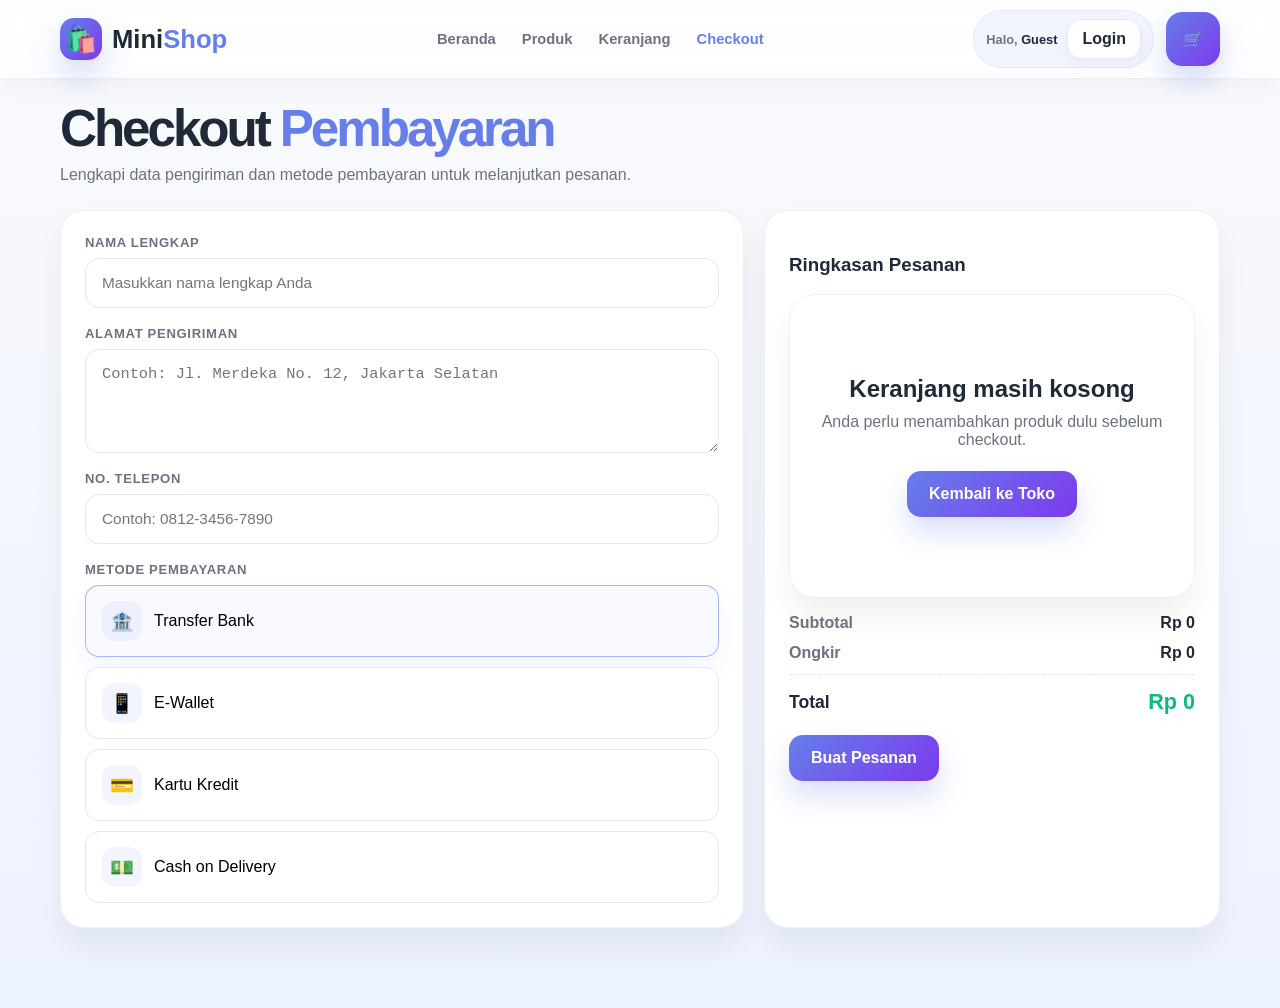
<file: checkout.html>
<!DOCTYPE html>
<html lang="id">
<head>
  <meta charset="UTF-8" />
  <meta name="viewport" content="width=device-width, initial-scale=1.0" />
  <title>Checkout | MiniShop</title>
  <link rel="stylesheet" href="style.css" />
</head>
<body data-page="checkout">
  <header class="site-header">
    <div class="container nav-wrap">
      <a href="index.html" class="brand" aria-label="Back to catalog">
        <span class="brand-mark">🛍️</span>
        <span>Mini<span style="color: var(--primary);">Shop</span></span>
      </a>
      <nav class="nav-links" aria-label="Navigasi checkout">
        <a href="index.html">Beranda</a>
        <a href="index.html">Produk</a>
        <a href="keranjang.html">Keranjang</a>
        <a href="checkout.html" class="active">Checkout</a>
      </nav>
      <div class="header-actions">
        <div class="user-pill" style="display:flex; align-items:center; gap:10px;">
          <span class="user-label">Halo, <strong id="userName">Guest</strong></span>
          <button class="secondary-btn" id="loginAction" type="button" style="padding:10px 14px;">Login</button>
          <button class="secondary-btn" id="logoutBtn" type="button" style="padding:10px 14px; display:none;">Logout</button>
        </div>
        <button class="icon-button" type="button" onclick="window.location.href='keranjang.html'" aria-label="Kembali ke keranjang">
          🛒
        </button>
      </div>
    </div>
  </header>

  <main class="page-header">
    <h1 class="page-title">Checkout <span style="color: var(--primary);">Pembayaran</span></h1>
    <p class="page-subtitle">Lengkapi data pengiriman dan metode pembayaran untuk melanjutkan pesanan.</p>
  </main>

  <div class="checkout-wrap">
    <div class="checkout-layout">
      <section class="form-card">
        <div class="form-grid">
          <div class="field">
            <label for="customerName">Nama Lengkap</label>
            <input id="customerName" type="text" placeholder="Masukkan nama lengkap Anda" />
          </div>

          <div class="field">
            <label for="address">Alamat Pengiriman</label>
            <textarea id="address" rows="4" placeholder="Contoh: Jl. Merdeka No. 12, Jakarta Selatan"></textarea>
          </div>

          <div class="field">
            <label for="phone">No. Telepon</label>
            <input id="phone" type="tel" placeholder="Contoh: 0812-3456-7890" />
          </div>

          <div class="field">
            <label>Metode Pembayaran</label>
            <div class="payment-list">
              <button class="payment-option active" type="button" data-payment="Transfer Bank">
                <span class="payment-icon">🏦</span>
                <span>Transfer Bank</span>
              </button>
              <button class="payment-option" type="button" data-payment="E-Wallet">
                <span class="payment-icon">📱</span>
                <span>E-Wallet</span>
              </button>
              <button class="payment-option" type="button" data-payment="Kartu Kredit">
                <span class="payment-icon">💳</span>
                <span>Kartu Kredit</span>
              </button>
              <button class="payment-option" type="button" data-payment="COD">
                <span class="payment-icon">💵</span>
                <span>Cash on Delivery</span>
              </button>
            </div>
          </div>
        </div>
      </section>

      <aside class="summary-card cart-summary">
        <h3>Ringkasan Pesanan</h3>
        <div id="checkoutItems" class="checkout-list"></div>

        <div class="summary-grid">
          <div class="summary-row">
            <span>Subtotal</span>
            <strong id="checkoutSubtotal">Rp 0</strong>
          </div>
          <div class="summary-row">
            <span>Ongkir</span>
            <strong id="checkoutShipping">Rp 0</strong>
          </div>
          <div class="summary-row total">
            <span>Total</span>
            <strong id="checkoutTotal">Rp 0</strong>
          </div>
        </div>

        <button type="button" class="primary-btn" id="placeOrder">Buat Pesanan</button>
      </aside>
    </div>
  </div>

  <div class="toaster" id="toast"></div>

  <script src="script.js"></script>
</body>
</html>
</file>
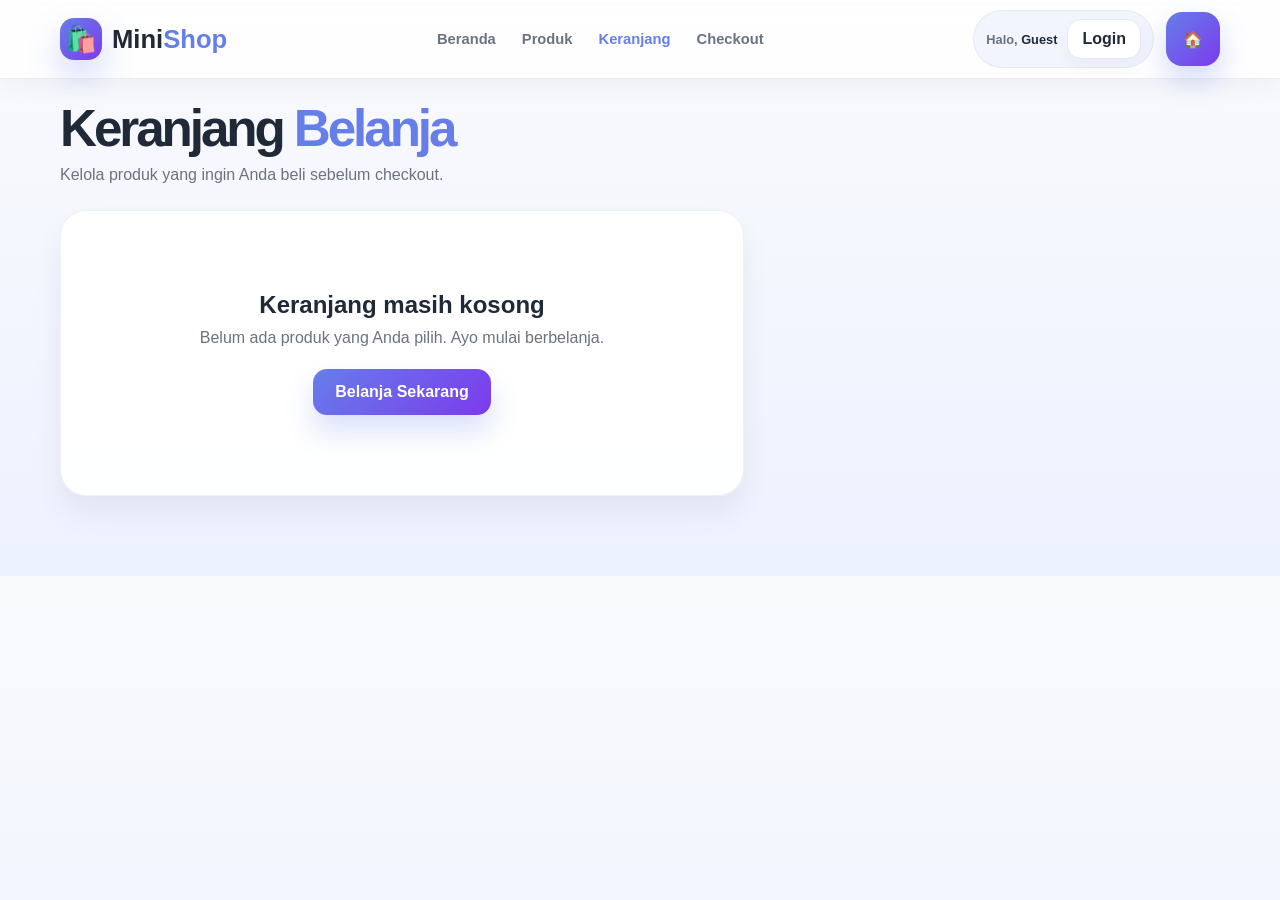
<file: keranjang.html>
<!DOCTYPE html>
<html lang="id">
<head>
  <meta charset="UTF-8" />
  <meta name="viewport" content="width=device-width, initial-scale=1.0" />
  <title>Keranjang Belanja | MiniShop</title>
  <link rel="stylesheet" href="style.css" />
</head>
<body data-page="cart">
  <header class="site-header">
    <div class="container nav-wrap">
      <a href="index.html" class="brand" aria-label="Back to catalog">
        <span class="brand-mark">🛍️</span>
        <span>Mini<span style="color: var(--primary);">Shop</span></span>
      </a>
      <nav class="nav-links" aria-label="Navigasi halaman keranjang">
        <a href="index.html">Beranda</a>
        <a href="index.html">Produk</a>
        <a href="keranjang.html" class="active">Keranjang</a>
        <a href="checkout.html">Checkout</a>
      </nav>
      <div class="header-actions">
        <div class="user-pill" style="display:flex; align-items:center; gap:10px;">
          <span class="user-label">Halo, <strong id="userName">Guest</strong></span>
          <button class="secondary-btn" id="loginAction" type="button" style="padding:10px 14px;">Login</button>
          <button class="secondary-btn" id="logoutBtn" type="button" style="padding:10px 14px; display:none;">Logout</button>
        </div>
        <button class="icon-button" type="button" onclick="window.location.href='index.html'" aria-label="Kembali belanja">
          🏠
        </button>
      </div>
    </div>
  </header>

  <main class="page-header">
    <h1 class="page-title">Keranjang <span style="color: var(--primary);">Belanja</span></h1>
    <p class="page-subtitle">Kelola produk yang ingin Anda beli sebelum checkout.</p>
  </main>

  <div class="cart-page-wrap">
    <div class="checkout-layout">
      <div class="cart-page-list" id="cartPageList"></div>

      <aside class="summary-card cart-summary" id="cartSummary">
        <h3>Ringkasan</h3>
        <div class="summary-grid">
          <div class="summary-row">
            <span>Subtotal</span>
            <strong id="cartTotalPage">Rp 0</strong>
          </div>
          <div class="summary-row">
            <span>Ongkir</span>
            <strong>Rp 25.000</strong>
          </div>
          <div class="summary-row total">
            <span>Total Bayar</span>
            <strong id="cartTotalPageTotal">Rp 0</strong>
          </div>
        </div>
        <button type="button" class="primary-btn" id="goCheckout">Lanjut ke Checkout</button>
      </aside>
    </div>
  </div>

  <div class="toaster" id="toast"></div>

  <script src="script.js"></script>
</body>
</html>
</file>
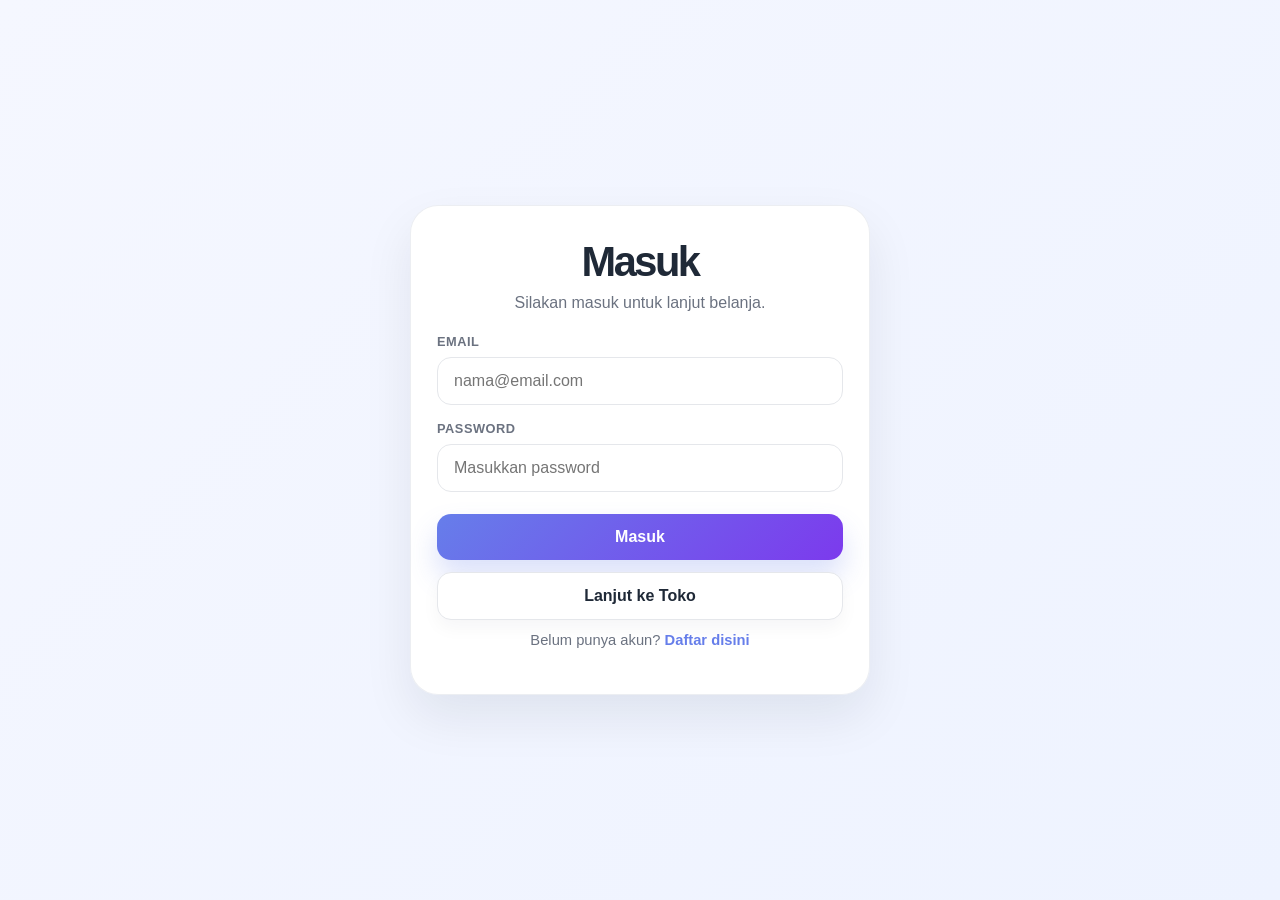
<file: login.html>
<!DOCTYPE html>
<html lang="id">
<head>
  <meta charset="UTF-8" />
  <meta name="viewport" content="width=device-width, initial-scale=1.0" />
  <title>Login | MiniShop</title>
  <link rel="stylesheet" href="style.css" />
  <style>
    body {
      background: linear-gradient(135deg, #f5f7ff 0%, #eef3ff 100%);
    }

    .auth-shell {
      min-height: 100vh;
      display: grid;
      place-items: center;
      padding: 30px 20px;
    }

    .auth-card {
      width: min(460px, 100%);
      background: rgba(255,255,255,0.96);
      border: 1px solid rgba(148, 163, 184, 0.18);
      border-radius: 28px;
      box-shadow: 0 22px 50px rgba(15, 23, 42, 0.08);
      padding: 32px 26px;
    }

    .auth-header {
      margin-bottom: 22px;
      text-align: center;
    }

    .auth-header h1 {
      margin: 0 0 8px;
      font-size: clamp(2rem, 4vw, 2.6rem);
      letter-spacing: -0.06em;
    }

    .auth-header p {
      margin: 0;
      color: var(--muted);
    }

    .auth-form {
      display: grid;
      gap: 16px;
    }

    .auth-field {
      display: grid;
      gap: 8px;
    }

    .auth-field label {
      font-size: 0.8rem;
      font-weight: 800;
      letter-spacing: 0.04em;
      color: var(--muted);
      text-transform: uppercase;
    }

    .auth-field input {
      width: 100%;
      border: 1px solid var(--line);
      border-radius: 14px;
      padding: 14px 16px;
      font-size: 1rem;
      outline: none;
      background: #fff;
    }

    .auth-field input:focus {
      border-color: rgba(102, 126, 234, 0.5);
      box-shadow: 0 0 0 4px rgba(102, 126, 234, 0.08);
    }

    .auth-actions {
      display: grid;
      gap: 12px;
      margin-top: 6px;
    }

    .auth-note {
      text-align: center;
      color: var(--muted);
      font-size: 0.92rem;
      margin-top: 12px;
    }

    .auth-note a {
      color: var(--primary);
      font-weight: 800;
      text-decoration: none;
    }
  </style>
</head>
<body data-page="login">
  <div class="auth-shell">
    <div class="auth-card">
      <div class="auth-header">
        <h1>Masuk</h1>
        <p>Silakan masuk untuk lanjut belanja.</p>
      </div>

      <form id="loginForm" class="auth-form">
        <div class="auth-field">
          <label for="email">Email</label>
          <input id="email" type="email" placeholder="nama@email.com" required />
        </div>

        <div class="auth-field">
          <label for="password">Password</label>
          <input id="password" type="password" placeholder="Masukkan password" required />
        </div>

        <div class="auth-actions">
          <button type="submit" class="primary-btn">Masuk</button>
          <a href="index.html" class="secondary-btn" style="display:inline-block; text-align:center;">Lanjut ke Toko</a>
        </div>
      </form>

      <p class="auth-note">Belum punya akun? <a href="register.html">Daftar disini</a></p>
    </div>
  </div>

  <div class="toaster" id="toast"></div>
  <script src="script.js"></script>
</body>
</html>
</file>
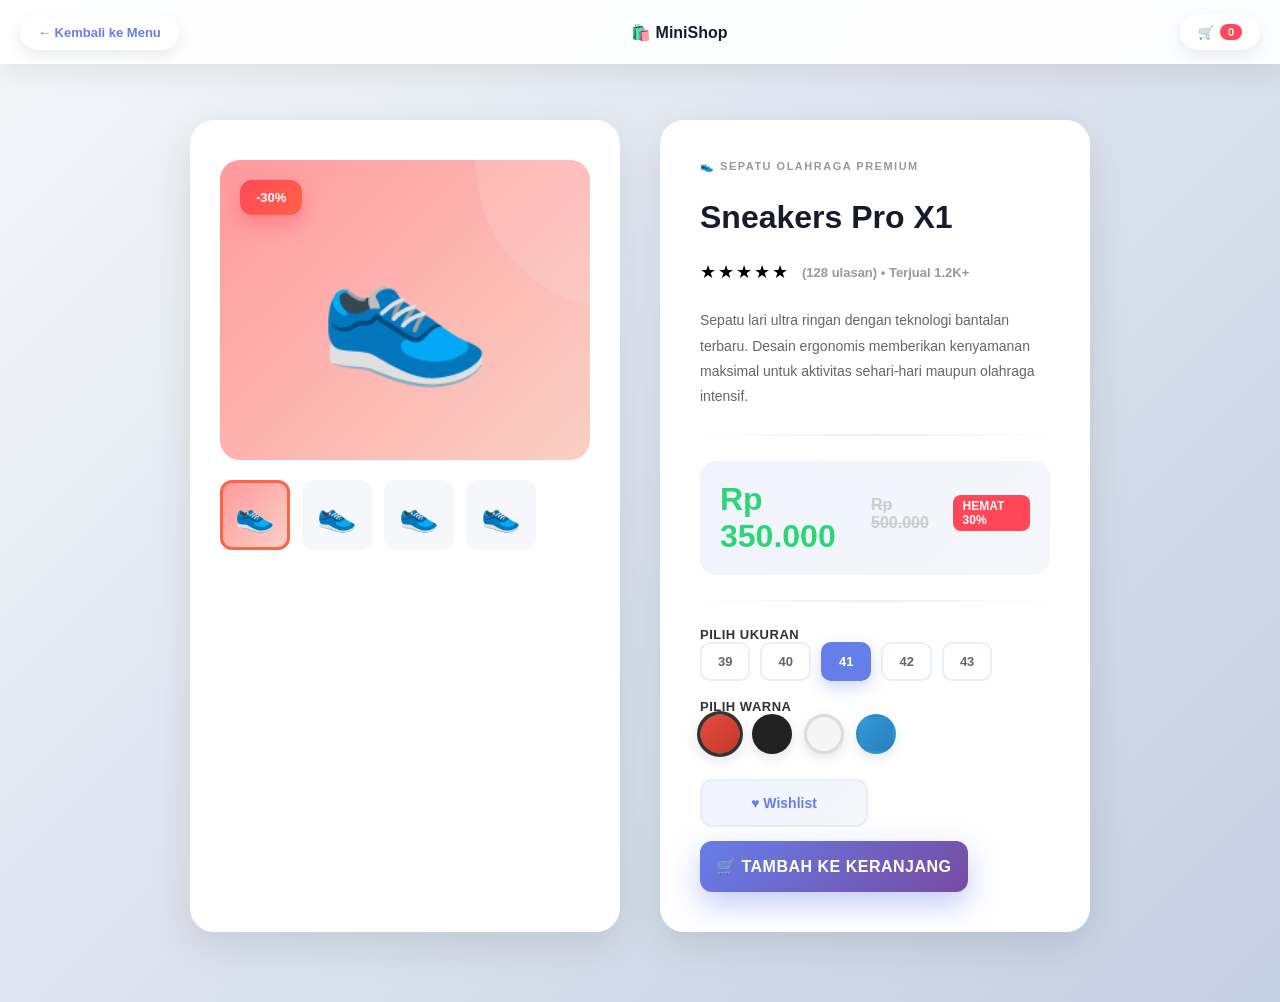
<file: produk1.html>
<!DOCTYPE html>
<html lang="id">
<head>
  <meta charset="UTF-8">
  <meta name="viewport" content="width=device-width, initial-scale=1.0">
  <title>Sneakers Pro X1 - Mini Shop</title>
<!DOCTYPE html>
<html lang="id">
<head>
  <meta charset="UTF-8">
  <meta name="viewport" content="width=device-width, initial-scale=1.0">
  <title>Sneakers Pro X1 - Mini Shop</title>
  <style>
    * { margin: 0; padding: 0; box-sizing: border-box; font-family: 'Poppins', 'Segoe UI', sans-serif; }
    body {
      min-height: 100vh; background: linear-gradient(135deg, #f5f7fa 0%, #c3cfe2 100%);
      padding: 20px;
    }
    .navbar-top {
      position: fixed; top: 0; left: 0; right: 0; z-index: 100;
      background: rgba(255,255,255,0.92); backdrop-filter: blur(20px);
      box-shadow: 0 8px 32px rgba(0,0,0,0.08);
      padding: 14px 20px;
      display: flex; justify-content: space-between; align-items: center;
    }
    .nav-btn {
      background: #fff; color: #667eea; text-decoration: none;
      padding: 10px 18px; border-radius: 20px; font-size: 13px; font-weight: 700;
      box-shadow: 0 6px 15px rgba(0,0,0,0.08);
      transition: all 0.3s ease;
      display: flex; align-items: center; gap: 6px;
      border: none; cursor: pointer;
    }
    .nav-btn:hover { transform: translateY(-2px); box-shadow: 0 10px 25px rgba(0,0,0,0.12); }
    .cart-btn .badge-cart {
      background: #ff4757; color: #fff; padding: 2px 8px;
      border-radius: 10px; font-size: 11px; min-width: 20px; text-align: center; font-weight: 800;
    }
    .product-container {
      max-width: 900px; margin: 100px auto 50px;
      display: grid; grid-template-columns: 1fr 1fr; gap: 40px;
    }
    @media (max-width: 820px) { .product-container { grid-template-columns: 1fr; gap: 30px; } }
    /* PRODUCT IMAGE */
    .product-image-section {
      background: #fff; border-radius: 24px; padding: 40px 30px;
      box-shadow: 0 12px 40px rgba(0,0,0,0.1); display: flex; flex-direction: column; gap: 20px;
    }
    .product-image-main {
      height: 300px; background: linear-gradient(135deg, #ff9a9e 0%, #fad0c4 100%);
      border-radius: 20px; display: flex; justify-content: center; align-items: center;
      font-size: 140px; position: relative; overflow: hidden;
    }
    .product-image-main::before {
      content: ""; position: absolute; top: -50%; right: -50%;
      width: 300px; height: 300px; background: rgba(255,255,255,0.1);
      border-radius: 50%; animation: float 6s ease-in-out infinite;
    }
    @keyframes float {
      0%, 100% { transform: translateY(0) rotateZ(0); }
      50% { transform: translateY(-20px) rotateZ(5deg); }
    }
    .badge-discount {
      position: absolute; top: 20px; left: 20px;
      background: linear-gradient(135deg, #ff4757, #ff6348);
      color: #fff; font-size: 13px; font-weight: 900;
      padding: 10px 16px; border-radius: 12px;
      box-shadow: 0 8px 20px rgba(255,71,87,0.4);
    }
    .thumbnails { display: flex; gap: 12px; }
    .thumb {
      width: 70px; height: 70px; border-radius: 12px;
      display: flex; justify-content: center; align-items: center;
      font-size: 32px; background: #f5f7fa;
      cursor: pointer; transition: all 0.3s ease;
      border: 3px solid transparent;
    }
    .thumb:hover, .thumb.active { background: linear-gradient(135deg, #ff9a9e 0%, #fad0c4 100%); border-color: #ff6348; }
    /* PRODUCT INFO */
    .product-info-section {
      background: #fff; border-radius: 24px; padding: 40px;
      box-shadow: 0 12px 40px rgba(0,0,0,0.1);
      display: flex; flex-direction: column; gap: 25px;
    }
    .product-category { font-size: 11px; color: #999; text-transform: uppercase; letter-spacing: 1.5px; font-weight: 700; }
    .product-name { font-size: 32px; font-weight: 900; color: #1a1a2e; line-height: 1.2; }
    .product-rating {
      display: flex; align-items: center; gap: 12px;
    }
    .stars { font-size: 18px; letter-spacing: 2px; }
    .rating-text { font-size: 13px; color: #999; font-weight: 600; }
    .product-description { font-size: 14px; color: #666; line-height: 1.8; }
    .price-section {
      background: linear-gradient(135deg, #f0f3ff, #f5f7fa);
      padding: 20px; border-radius: 16px;
      display: flex; align-items: baseline; gap: 12px;
    }
    .price-new { font-size: 32px; font-weight: 900; color: #2ed573; }
    .price-old { font-size: 16px; color: #ccc; text-decoration: line-through; font-weight: 600; }
    .discount-badge { background: #ff4757; color: #fff; padding: 4px 10px; border-radius: 8px; font-size: 12px; font-weight: 800; }
    .divider { height: 2px; background: linear-gradient(90deg, transparent, #e8eef7, transparent); }
    .variant-section { display: flex; flex-direction: column; gap: 18px; }
    .variant-group h4 { font-size: 13px; color: #333; font-weight: 800; text-transform: uppercase; letter-spacing: 0.5px; }
    .variant-options { display: flex; flex-wrap: wrap; gap: 10px; }
    .variant-btn {
      padding: 10px 16px; border: 2px solid #e8eef7;
      background: #fff; border-radius: 10px;
      font-size: 13px; font-weight: 700; color: #666;
      cursor: pointer; transition: all 0.25s ease;
    }
    .variant-btn:hover { border-color: #667eea; color: #667eea; }
    .variant-btn.active {
      border-color: #667eea; background: #667eea; color: #fff;
      box-shadow: 0 6px 15px rgba(102,126,234,0.3);
    }
    .color-options { display: flex; gap: 12px; }
    .color-btn {
      width: 40px; height: 40px; border-radius: 50%;
      cursor: pointer; border: 3px solid transparent;
      transition: all 0.3s ease; box-shadow: 0 4px 12px rgba(0,0,0,0.1);
    }
    .color-btn:hover, .color-btn.active { border-color: #333; transform: scale(1.15); }
    .action-buttons { display: grid; grid-template-columns: 1fr 1fr; gap: 14px; }
    .btn-wishlist {
      background: linear-gradient(135deg, #f0f3ff, #f5f7fa);
      border: 2px solid #e8eef7; color: #667eea;
      padding: 14px; border-radius: 12px; font-size: 14px; font-weight: 700;
      cursor: pointer; transition: all 0.3s ease;
      display: flex; align-items: center; justify-content: center; gap: 8px;
    }
    .btn-wishlist:hover { border-color: #667eea; background: #667eea; color: #fff; }
    .btn-cart { grid-column: 1 / -1; }
    .btn-cart-main {
      background: linear-gradient(135deg, #667eea, #764ba2);
      color: #fff; border: none; padding: 16px;
      border-radius: 12px; font-size: 16px; font-weight: 800;
      cursor: pointer; transition: all 0.3s ease;
      box-shadow: 0 12px 30px rgba(102,126,234,0.4);
      text-transform: uppercase; letter-spacing: 0.5px;
    }
    .btn-cart-main:hover { transform: translateY(-3px); box-shadow: 0 16px 40px rgba(102,126,234,0.6); }
    .notification {
      position: fixed; top: 80px; left: 50%;
      transform: translateX(-50%) translateY(-150px);
      background: #fff; padding: 16px 28px; border-radius: 12px;
      box-shadow: 0 12px 40px rgba(0,0,0,0.15);
      font-size: 14px; font-weight: 700; color: #2ed573;
      opacity: 0; transition: all 0.45s cubic-bezier(0.68, -0.55, 0.265, 1.55);
      z-index: 999; border-left: 5px solid #2ed573;
      min-width: 280px; text-align: center;
    }
    .notification.show { opacity: 1; transform: translateX(-50%) translateY(0); }
  </style>
</head>
<body>

  <!-- NAVBAR -->
  <div class="navbar-top">
    <a href="menu.html" class="nav-btn">← Kembali ke Menu</a>
    <span style="font-weight: 900; color: #1a1a2e;">🛍️ MiniShop</span>
    <a href="keranjang.html" class="nav-btn cart-btn">🛒 <span class="badge-cart" id="cartCount">0</span></a>
  </div>

  <!-- NOTIFICATION -->
  <div class="notification" id="notif">✅ Ditambahkan ke keranjang!</div>

  <!-- PRODUCT SECTION -->
  <div class="product-container">
    <!-- LEFT: IMAGE -->
    <div class="product-image-section">
      <div class="product-image-main" id="mainImage">
        <div class="badge-discount">-30%</div>
        👟
      </div>
      <div class="thumbnails">
        <div class="thumb active" data-color="Pink">👟</div>
        <div class="thumb" data-color="Black">👟</div>
        <div class="thumb" data-color="White">👟</div>
        <div class="thumb" data-color="Blue">👟</div>
      </div>
    </div>

    <!-- RIGHT: INFO -->
    <div class="product-info-section">
      <div class="product-category">👟 Sepatu Olahraga Premium</div>

      <h1 class="product-name">Sneakers Pro X1</h1>

      <div class="product-rating">
        <div class="stars">★★★★★</div>
        <div class="rating-text">(128 ulasan) • Terjual 1.2K+</div>
      </div>

      <p class="product-description">
        Sepatu lari ultra ringan dengan teknologi bantalan terbaru. Desain ergonomis memberikan kenyamanan maksimal untuk aktivitas sehari-hari maupun olahraga intensif.
      </p>

      <div class="divider"></div>

      <div class="price-section">
        <div class="price-new">Rp 350.000</div>
        <div class="price-old">Rp 500.000</div>
        <div class="discount-badge">HEMAT 30%</div>
      </div>

      <div class="divider"></div>

      <div class="variant-section">
        <div class="variant-group">
          <h4>Pilih Ukuran</h4>
          <div class="variant-options" id="ukuranGroup">
            <button class="variant-btn" data-ukuran="39">39</button>
            <button class="variant-btn" data-ukuran="40">40</button>
            <button class="variant-btn active" data-ukuran="41">41</button>
            <button class="variant-btn" data-ukuran="42">42</button>
            <button class="variant-btn" data-ukuran="43">43</button>
          </div>
        </div>

        <div class="variant-group">
          <h4>Pilih Warna</h4>
          <div class="color-options" id="warnaGroup">
            <button class="color-btn active" data-warna="Merah" style="background: linear-gradient(135deg, #e74c3c, #c0392b);"></button>
            <button class="color-btn" data-warna="Hitam" style="background: #222;"></button>
            <button class="color-btn" data-warna="Putih" style="background: #f5f5f5; border-color:#ddd;"></button>
            <button class="color-btn" data-warna="Biru" style="background: linear-gradient(135deg, #3498db, #2980b9);"></button>
          </div>
        </div>
      </div>

      <div class="action-buttons">
        <button class="btn-wishlist" id="wishlistBtn">♥ Wishlist</button>
        <div class="btn-cart">
          <button class="btn-cart-main" id="btnBeli">🛒 Tambah ke Keranjang</button>
        </div>
      </div>
    </div>
  </div>

  <script>
    const PRODUK = { id: 1, nama: "Sneakers Pro X1", harga: 350000, emoji: "👟", tema: "t-pink" };
    let ukuranDipilih = "41", warnaDipilih = "Merah";
    const notif = document.getElementById("notif");

    function tampilNotif(msg) {
      notif.textContent = msg;
      notif.classList.add("show");
      setTimeout(() => notif.classList.remove("show"), 2500);
    }

    function updateCartBadge() {
      const cart = JSON.parse(localStorage.getItem("cart") || "[]");
      document.getElementById("cartCount").textContent = cart.reduce((s, i) => s + i.qty, 0) || "0";
    }

    // Size selection
    document.querySelectorAll("#ukuranGroup .variant-btn").forEach(btn => {
      btn.addEventListener("click", () => {
        document.querySelectorAll("#ukuranGroup .variant-btn").forEach(b => b.classList.remove("active"));
        btn.classList.add("active");
        ukuranDipilih = btn.dataset.ukuran;
      });
    });

    // Color selection
    document.querySelectorAll("#warnaGroup .color-btn").forEach(btn => {
      btn.addEventListener("click", () => {
        document.querySelectorAll("#warnaGroup .color-btn").forEach(b => b.classList.remove("active"));
        btn.classList.add("active");
        warnaDipilih = btn.dataset.warna;
      });
    });

    // Thumbnails
    document.querySelectorAll(".thumb").forEach(thumb => {
      thumb.addEventListener("click", () => {
        document.querySelectorAll(".thumb").forEach(t => t.classList.remove("active"));
        thumb.classList.add("active");
      });
    });

    // Add to cart
    document.getElementById("btnBeli").addEventListener("click", () => {
      let cart = JSON.parse(localStorage.getItem("cart") || "[]");
      const varianBaru = `Ukuran ${ukuranDipilih} / ${warnaDipilih}`;
      const idx = cart.findIndex(i => i.id === PRODUK.id && i.varian === varianBaru);

      if (idx !== -1) {
        cart[idx].qty += 1;
      } else {
        cart.push({ ...PRODUK, varian: varianBaru, qty: 1 });
      }

      localStorage.setItem("cart", JSON.stringify(cart));
      updateCartBadge();
      tampilNotif(`✅ ${PRODUK.nama} (${varianBaru}) ditambahkan!`);
    });

    // Wishlist
    document.getElementById("wishlistBtn").addEventListener("click", function() {
      this.classList.toggle("active");
      tampilNotif(this.classList.contains("active") ? "❤️ Ditambahkan ke Wishlist!" : "♡ Dihapus dari Wishlist");
    });

    updateCartBadge();
  </script>

</body>
</html>
</file>
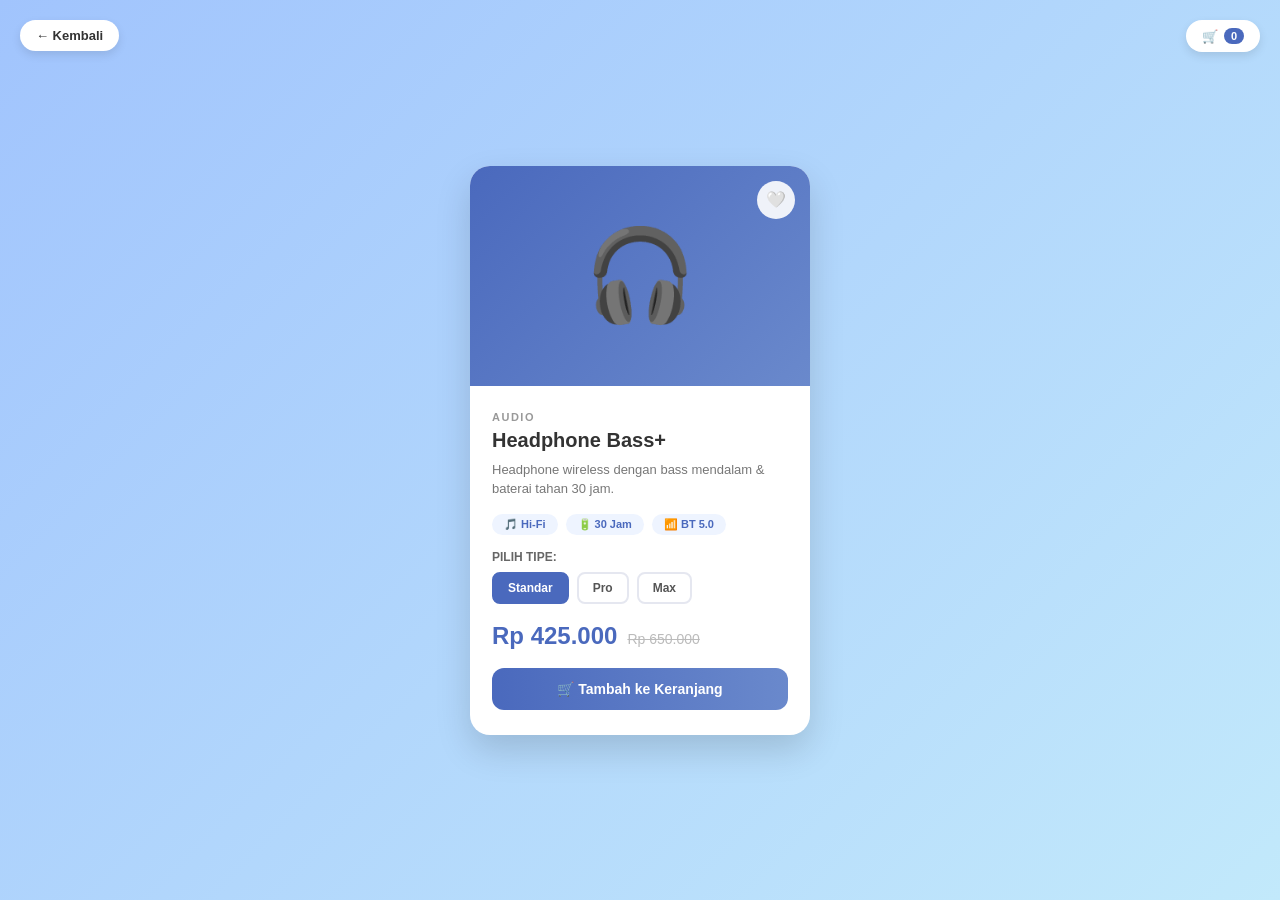
<file: produk2.html>
<!DOCTYPE html>
<html lang="id">
<head>
  <meta charset="UTF-8">
  <meta name="viewport" content="width=device-width, initial-scale=1.0">
  <title>Headphone Bass+ - Mini Shop</title>
  <style>
    * { margin: 0; padding: 0; box-sizing: border-box; font-family: 'Poppins', 'Segoe UI', sans-serif; }
    body {
      min-height: 100vh; display: flex; justify-content: center; align-items: center;
      background: linear-gradient(135deg, #a1c4fd 0%, #c2e9fb 100%); padding: 30px 20px;
    }
    .back, .cart-btn {
      position: fixed; top: 20px;
      background: #fff; color: #333; text-decoration: none;
      padding: 8px 16px; border-radius: 20px;
      font-size: 13px; font-weight: 600;
      box-shadow: 0 4px 10px rgba(0,0,0,0.1); z-index: 5;
    }
    .back { left: 20px; }
    .cart-btn { right: 20px; display: flex; align-items: center; gap: 6px; font-weight: 700; }
    .cart-btn .badge-cart {
      background: #4a69bd; color: #fff;
      font-size: 11px; padding: 2px 7px;
      border-radius: 10px; min-width: 18px; text-align: center;
    }
    .product-card {
      background: #fff; width: 100%; max-width: 340px;
      border-radius: 20px; overflow: hidden;
      box-shadow: 0 15px 35px rgba(0,0,0,0.15);
    }
    .product-image {
      height: 220px; background: linear-gradient(135deg, #4a69bd 0%, #6a89cc 100%);
      display: flex; justify-content: center; align-items: center;
      font-size: 90px; position: relative;
    }
    .wishlist {
      position: absolute; top: 15px; right: 15px;
      background: rgba(255,255,255,0.9); border: none;
      width: 38px; height: 38px; border-radius: 50%;
      cursor: pointer; font-size: 16px;
      display: flex; justify-content: center; align-items: center;
    }
    .wishlist.active { background: #ff4757; }
    .product-info { padding: 25px 22px; }
    .kategori { font-size: 11px; color: #999; text-transform: uppercase; letter-spacing: 1.5px; font-weight: 600; margin-bottom: 6px; }
    h3 { font-size: 20px; color: #333; margin-bottom: 8px; }
    .deskripsi { font-size: 13px; color: #777; line-height: 1.5; margin-bottom: 15px; }
    .fitur { display: flex; gap: 8px; flex-wrap: wrap; margin-bottom: 15px; }
    .fitur span { background: #eef4ff; color: #4a69bd; padding: 4px 12px; border-radius: 20px; font-size: 11px; font-weight: 600; }
    .varian-group { margin-bottom: 18px; }
    .varian-label { font-size: 12px; color: #666; font-weight: 700; text-transform: uppercase; margin-bottom: 8px; }
    .opsi-group { display: flex; flex-wrap: wrap; gap: 8px; }
    .opsi-btn {
      padding: 7px 14px; border: 2px solid #e5e7f0; background: #fff;
      border-radius: 8px; font-size: 12px; font-weight: 600; color: #555;
      cursor: pointer; transition: all 0.2s ease;
    }
    .opsi-btn.active { border-color: #4a69bd; background: #4a69bd; color: #fff; }
    .harga { display: flex; align-items: baseline; gap: 10px; margin-bottom: 18px; }
    .harga-baru { font-size: 24px; font-weight: 800; color: #4a69bd; }
    .harga-lama { font-size: 14px; color: #bbb; text-decoration: line-through; }
    .btn-beli {
      width: 100%; padding: 13px;
      background: linear-gradient(90deg, #4a69bd, #6a89cc);
      color: #fff; border: none; border-radius: 12px;
      font-size: 14px; font-weight: bold; cursor: pointer;
    }
    .notif {
      position: fixed; top: 20px; left: 50%;
      transform: translateX(-50%) translateY(-100px);
      background: #fff; padding: 14px 24px; border-radius: 12px;
      box-shadow: 0 10px 25px rgba(0,0,0,0.15);
      font-size: 14px; font-weight: 600; color: #4a69bd;
      opacity: 0; transition: all 0.4s ease; z-index: 999;
      border-left: 5px solid #4a69bd; min-width: 240px; text-align: center;
    }
    .notif.show { opacity: 1; transform: translateX(-50%) translateY(0); }
  </style>
</head>
<body>
  <a href="menu.html" class="back">← Kembali</a>
  <a href="keranjang.html" class="cart-btn">🛒 <span class="badge-cart" id="cartCount">0</span></a>
  <div class="notif" id="notif">✅ Ditambahkan!</div>

  <div class="product-card">
    <div class="product-image">
      <button class="wishlist" id="wishlist">🤍</button>🎧
    </div>
    <div class="product-info">
      <div class="kategori">Audio</div>
      <h3>Headphone Bass+</h3>
      <p class="deskripsi">Headphone wireless dengan bass mendalam & baterai tahan 30 jam.</p>
      <div class="fitur"><span>🎵 Hi-Fi</span><span>🔋 30 Jam</span><span>📶 BT 5.0</span></div>

      <div class="varian-group">
        <div class="varian-label">Pilih Tipe:</div>
        <div class="opsi-group" id="ukuranGroup">
          <button class="opsi-btn active" data-ukuran="Standar">Standar</button>
          <button class="opsi-btn" data-ukuran="Pro">Pro</button>
          <button class="opsi-btn" data-ukuran="Max">Max</button>
        </div>
      </div>

      <div class="harga">
        <span class="harga-baru">Rp 425.000</span>
        <span class="harga-lama">Rp 650.000</span>
      </div>
      <button class="btn-beli" id="btnBeli">🛒 Tambah ke Keranjang</button>
    </div>
  </div>

  <script>
    const PRODUK = { id: 2, nama: "Headphone Bass+", harga: 425000, emoji: "🎧", tema: "t-blue" };
    let ukuranDipilih = "Standar", warnaDipilih = "";
    const notif = document.getElementById("notif");

    function tampilNotif(msg) {
      notif.textContent = msg;
      notif.classList.add("show");
      setTimeout(() => notif.classList.remove("show"), 2500);
    }
    function updateCartBadge() {
      const cart = JSON.parse(localStorage.getItem("cart") || "[]");
      document.getElementById("cartCount").textContent = cart.reduce((s, i) => s + i.qty, 0);
    }

    document.querySelectorAll("#ukuranGroup .opsi-btn").forEach(btn => {
      btn.addEventListener("click", () => {
        document.querySelectorAll("#ukuranGroup .opsi-btn").forEach(b => b.classList.remove("active"));
        btn.classList.add("active");
        ukuranDipilih = btn.dataset.ukuran;
      });
    });

    document.getElementById("wishlist").addEventListener("click", function() {
      this.classList.toggle("active");
      this.textContent = this.classList.contains("active") ? "❤️" : "🤍";
    });

    document.getElementById("btnBeli").addEventListener("click", () => {
      let cart = JSON.parse(localStorage.getItem("cart") || "[]");
      const varianBaru = `Tipe ${ukuranDipilih}`;
      const idx = cart.findIndex(i => i.id === PRODUK.id && i.varian === varianBaru);
      if (idx !== -1) cart[idx].qty += 1;
      else cart.push({ ...PRODUK, varian: varianBaru, qty: 1 });
      localStorage.setItem("cart", JSON.stringify(cart));
      updateCartBadge();
      tampilNotif(`✅ ${PRODUK.nama} (${varianBaru}) ditambahkan!`);
    });

    updateCartBadge();
  </script>
</body>
</html>
</file>
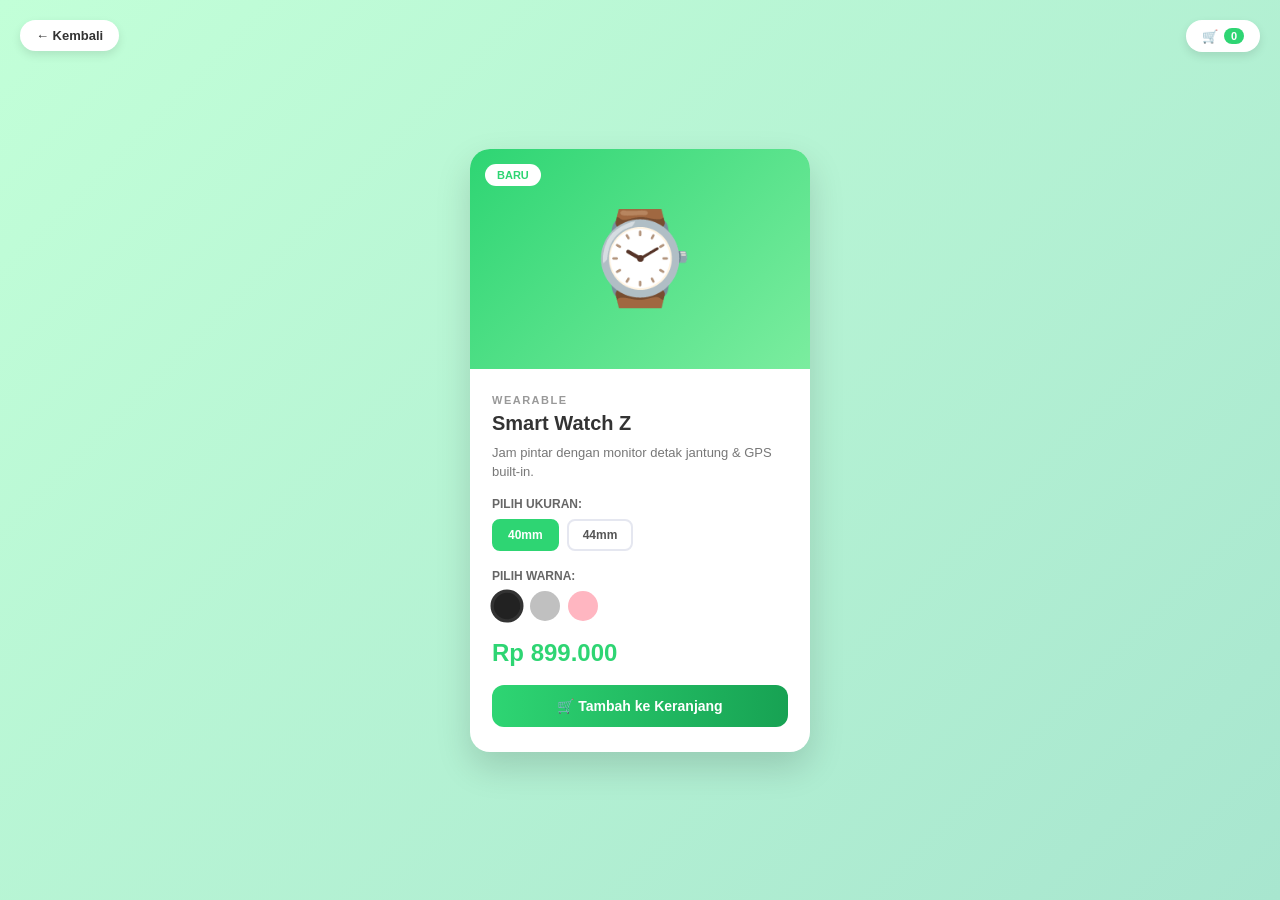
<file: produk3.html>
<!DOCTYPE html>
<html lang="id">
<head>
  <meta charset="UTF-8">
  <meta name="viewport" content="width=device-width, initial-scale=1.0">
  <title>Smart Watch Z - Mini Shop</title>
  <style>
    * { margin: 0; padding: 0; box-sizing: border-box; font-family: 'Segoe UI', Tahoma, sans-serif; }
    body {
      min-height: 100vh; display: flex; justify-content: center; align-items: center;
      background: linear-gradient(135deg, #c2ffd8 0%, #a8e6cf 100%); padding: 30px 20px;
    }
    .back, .cart-btn {
      position: fixed; top: 20px;
      background: #fff; color: #333; text-decoration: none;
      padding: 8px 16px; border-radius: 20px;
      font-size: 13px; font-weight: 600;
      box-shadow: 0 4px 10px rgba(0,0,0,0.1); z-index: 5;
    }
    .back { left: 20px; }
    .cart-btn { right: 20px; display: flex; align-items: center; gap: 6px; font-weight: 700; }
    .cart-btn .badge-cart {
      background: #2ed573; color: #fff;
      font-size: 11px; padding: 2px 7px;
      border-radius: 10px; min-width: 18px; text-align: center;
    }
    .product-card {
      background: #fff; width: 100%; max-width: 340px;
      border-radius: 20px; overflow: hidden;
      box-shadow: 0 15px 35px rgba(0,0,0,0.15);
    }
    .product-image {
      height: 220px; background: linear-gradient(135deg, #2ed573 0%, #7bed9f 100%);
      display: flex; justify-content: center; align-items: center;
      font-size: 90px; position: relative;
    }
    .label-baru {
      position: absolute; top: 15px; left: 15px;
      background: #fff; color: #2ed573;
      font-size: 11px; font-weight: bold;
      padding: 5px 12px; border-radius: 20px;
    }
    .product-info { padding: 25px 22px; }
    .kategori { font-size: 11px; color: #999; text-transform: uppercase; letter-spacing: 1.5px; font-weight: 600; margin-bottom: 6px; }
    h3 { font-size: 20px; color: #333; margin-bottom: 8px; }
    .deskripsi { font-size: 13px; color: #777; line-height: 1.5; margin-bottom: 15px; }
    .varian-group { margin-bottom: 18px; }
    .varian-label { font-size: 12px; color: #666; font-weight: 700; text-transform: uppercase; margin-bottom: 8px; }
    .opsi-group { display: flex; flex-wrap: wrap; gap: 8px; }
    .opsi-btn {
      padding: 7px 14px; border: 2px solid #e5e7f0; background: #fff;
      border-radius: 8px; font-size: 12px; font-weight: 600; color: #555;
      cursor: pointer; transition: all 0.2s ease;
    }
    .opsi-btn.active { border-color: #2ed573; background: #2ed573; color: #fff; }
    .warna-btn {
      width: 30px; height: 30px; border-radius: 50%;
      cursor: pointer; border: 3px solid transparent;
      padding: 0;
    }
    .warna-btn.active { border-color: #333; transform: scale(1.1); }
    .harga { margin-bottom: 18px; }
    .harga-baru { font-size: 24px; font-weight: 800; color: #2ed573; }
    .btn-beli {
      width: 100%; padding: 13px;
      background: linear-gradient(90deg, #2ed573, #17a253);
      color: #fff; border: none; border-radius: 12px;
      font-size: 14px; font-weight: bold; cursor: pointer;
    }
    .notif {
      position: fixed; top: 20px; left: 50%;
      transform: translateX(-50%) translateY(-100px);
      background: #fff; padding: 14px 24px; border-radius: 12px;
      box-shadow: 0 10px 25px rgba(0,0,0,0.15);
      font-size: 14px; font-weight: 600; color: #2ed573;
      opacity: 0; transition: all 0.4s ease; z-index: 999;
      border-left: 5px solid #2ed573; min-width: 240px; text-align: center;
    }
    .notif.show { opacity: 1; transform: translateX(-50%) translateY(0); }
  </style>
</head>
<body>
  <a href="menu.html" class="back">← Kembali</a>
  <a href="keranjang.html" class="cart-btn">🛒 <span class="badge-cart" id="cartCount">0</span></a>
  <div class="notif" id="notif">✅ Ditambahkan!</div>

  <div class="product-card">
    <div class="product-image">
      <span class="label-baru">BARU</span>⌚
    </div>
    <div class="product-info">
      <div class="kategori">Wearable</div>
      <h3>Smart Watch Z</h3>
      <p class="deskripsi">Jam pintar dengan monitor detak jantung & GPS built-in.</p>

      <div class="varian-group">
        <div class="varian-label">Pilih Ukuran:</div>
        <div class="opsi-group" id="ukuranGroup">
          <button class="opsi-btn active" data-ukuran="40mm">40mm</button>
          <button class="opsi-btn" data-ukuran="44mm">44mm</button>
        </div>
      </div>

      <div class="varian-group">
        <div class="varian-label">Pilih Warna:</div>
        <div class="opsi-group" id="warnaGroup">
          <button class="warna-btn active" data-warna="Hitam" style="background:#222;"></button>
          <button class="warna-btn" data-warna="Silver" style="background:#c0c0c0;"></button>
          <button class="warna-btn" data-warna="Pink" style="background:#ffb6c1;"></button>
        </div>
      </div>

      <div class="harga"><span class="harga-baru">Rp 899.000</span></div>
      <button class="btn-beli" id="btnBeli">🛒 Tambah ke Keranjang</button>
    </div>
  </div>

  <script>
    const PRODUK = { id: 3, nama: "Smart Watch Z", harga: 899000, emoji: "⌚", tema: "t-green" };
    let ukuranDipilih = "40mm", warnaDipilih = "Hitam";
    const notif = document.getElementById("notif");

    function tampilNotif(msg) {
      notif.textContent = msg;
      notif.classList.add("show");
      setTimeout(() => notif.classList.remove("show"), 2500);
    }
    function updateCartBadge() {
      const cart = JSON.parse(localStorage.getItem("cart") || "[]");
      document.getElementById("cartCount").textContent = cart.reduce((s, i) => s + i.qty, 0);
    }

    document.querySelectorAll("#ukuranGroup .opsi-btn").forEach(btn => {
      btn.addEventListener("click", () => {
        document.querySelectorAll("#ukuranGroup .opsi-btn").forEach(b => b.classList.remove("active"));
        btn.classList.add("active");
        ukuranDipilih = btn.dataset.ukuran;
      });
    });
    document.querySelectorAll("#warnaGroup .warna-btn").forEach(btn => {
      btn.addEventListener("click", () => {
        document.querySelectorAll("#warnaGroup .warna-btn").forEach(b => b.classList.remove("active"));
        btn.classList.add("active");
        warnaDipilih = btn.dataset.warna;
      });
    });

    document.getElementById("btnBeli").addEventListener("click", () => {
      let cart = JSON.parse(localStorage.getItem("cart") || "[]");
      const varianBaru = `${ukuranDipilih} / ${warnaDipilih}`;
      const idx = cart.findIndex(i => i.id === PRODUK.id && i.varian === varianBaru);
      if (idx !== -1) cart[idx].qty += 1;
      else cart.push({ ...PRODUK, varian: varianBaru, qty: 1 });
      localStorage.setItem("cart", JSON.stringify(cart));
      updateCartBadge();
      tampilNotif(`✅ ${PRODUK.nama} (${varianBaru}) ditambahkan!`);
    });

    updateCartBadge();
  </script>
</body>
</html>
</file>
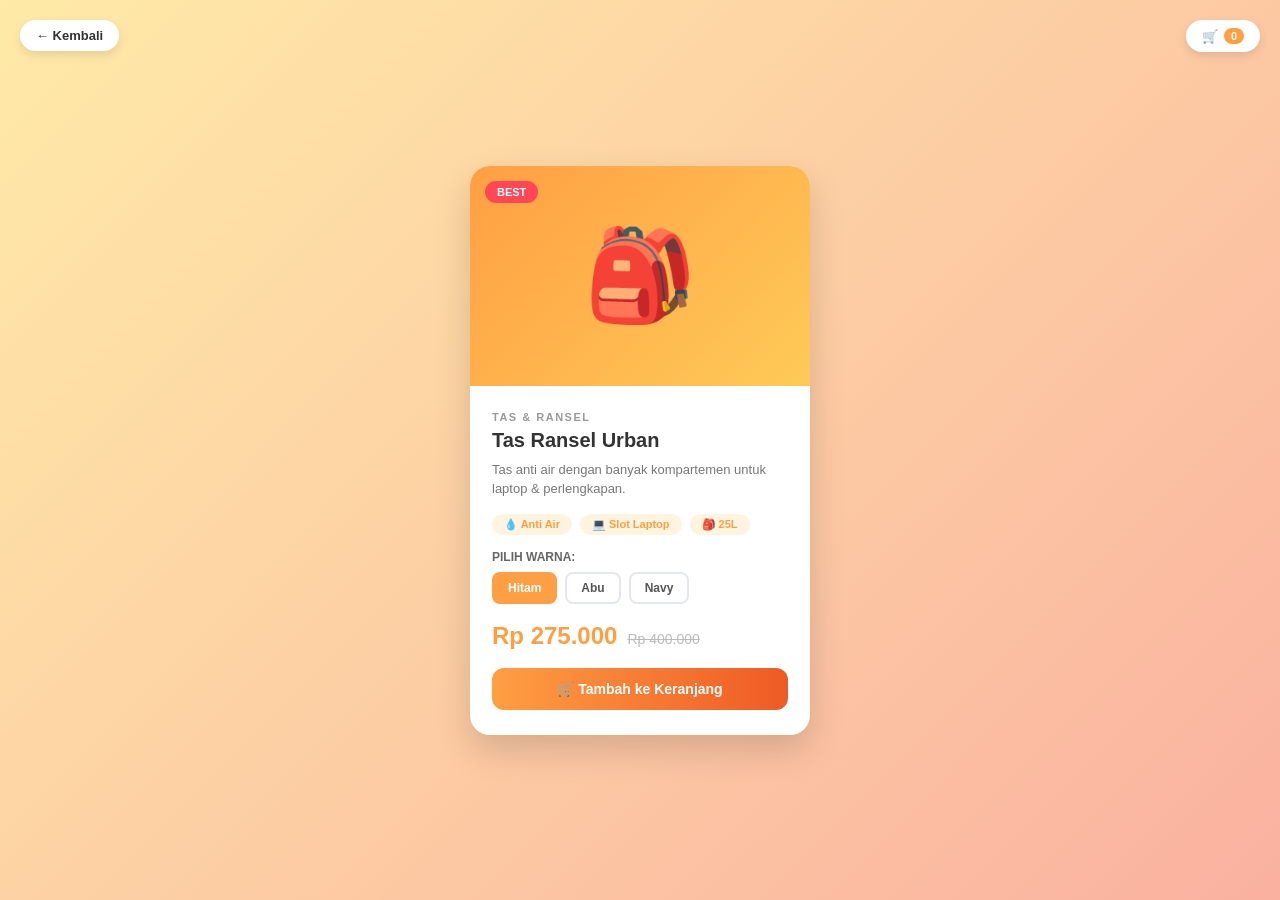
<file: produk4.html>
<!DOCTYPE html>
<html lang="id">
<head>
  <meta charset="UTF-8">
  <meta name="viewport" content="width=device-width, initial-scale=1.0">
  <title>Tas Ransel Urban - Mini Shop</title>
  <style>
    * { margin: 0; padding: 0; box-sizing: border-box; font-family: 'Segoe UI', Tahoma, sans-serif; }
    body {
      min-height: 100vh; display: flex; justify-content: center; align-items: center;
      background: linear-gradient(135deg, #ffeaa7 0%, #fab1a0 100%); padding: 30px 20px;
    }
    .back, .cart-btn {
      position: fixed; top: 20px; background: #fff; color: #333;
      text-decoration: none; padding: 8px 16px; border-radius: 20px;
      font-size: 13px; font-weight: 600;
      box-shadow: 0 4px 10px rgba(0,0,0,0.1); z-index: 5;
    }
    .back { left: 20px; }
    .cart-btn { right: 20px; display: flex; align-items: center; gap: 6px; font-weight: 700; }
    .cart-btn .badge-cart {
      background: #ff9f43; color: #fff; font-size: 11px;
      padding: 2px 7px; border-radius: 10px; min-width: 18px; text-align: center;
    }
    .product-card {
      background: #fff; width: 100%; max-width: 340px;
      border-radius: 20px; overflow: hidden;
      box-shadow: 0 15px 35px rgba(0,0,0,0.15);
    }
    .product-image {
      height: 220px; background: linear-gradient(135deg, #ff9f43 0%, #feca57 100%);
      display: flex; justify-content: center; align-items: center;
      font-size: 90px; position: relative;
    }
    .badge {
      position: absolute; top: 15px; left: 15px;
      background: #ff4757; color: #fff; font-size: 11px; font-weight: bold;
      padding: 5px 12px; border-radius: 20px;
    }
    .product-info { padding: 25px 22px; }
    .kategori { font-size: 11px; color: #999; text-transform: uppercase; letter-spacing: 1.5px; font-weight: 600; margin-bottom: 6px; }
    h3 { font-size: 20px; color: #333; margin-bottom: 8px; }
    .deskripsi { font-size: 13px; color: #777; line-height: 1.5; margin-bottom: 15px; }
    .fitur { display: flex; gap: 8px; flex-wrap: wrap; margin-bottom: 15px; }
    .fitur span { background: #fff4e0; color: #ff9f43; padding: 4px 12px; border-radius: 20px; font-size: 11px; font-weight: 600; }
    .varian-group { margin-bottom: 18px; }
    .varian-label { font-size: 12px; color: #666; font-weight: 700; text-transform: uppercase; margin-bottom: 8px; }
    .opsi-group { display: flex; flex-wrap: wrap; gap: 8px; }
    .opsi-btn {
      padding: 7px 14px; border: 2px solid #e5e7f0; background: #fff;
      border-radius: 8px; font-size: 12px; font-weight: 600; color: #555;
      cursor: pointer;
    }
    .opsi-btn.active { border-color: #ff9f43; background: #ff9f43; color: #fff; }
    .harga { display: flex; align-items: baseline; gap: 10px; margin-bottom: 18px; }
    .harga-baru { font-size: 24px; font-weight: 800; color: #ff9f43; }
    .harga-lama { font-size: 14px; color: #bbb; text-decoration: line-through; }
    .btn-beli {
      width: 100%; padding: 13px;
      background: linear-gradient(90deg, #ff9f43, #ee5a24);
      color: #fff; border: none; border-radius: 12px;
      font-size: 14px; font-weight: bold; cursor: pointer;
    }
    .notif {
      position: fixed; top: 20px; left: 50%;
      transform: translateX(-50%) translateY(-100px);
      background: #fff; padding: 14px 24px; border-radius: 12px;
      box-shadow: 0 10px 25px rgba(0,0,0,0.15);
      font-size: 14px; font-weight: 600; color: #ff9f43;
      opacity: 0; transition: all 0.4s ease; z-index: 999;
      border-left: 5px solid #ff9f43; min-width: 240px; text-align: center;
    }
    .notif.show { opacity: 1; transform: translateX(-50%) translateY(0); }
  </style>
</head>
<body>
  <a href="menu.html" class="back">← Kembali</a>
  <a href="keranjang.html" class="cart-btn">🛒 <span class="badge-cart" id="cartCount">0</span></a>
  <div class="notif" id="notif">✅ Ditambahkan!</div>

  <div class="product-card">
    <div class="product-image">
      <span class="badge">BEST</span>🎒
    </div>
    <div class="product-info">
      <div class="kategori">Tas & Ransel</div>
      <h3>Tas Ransel Urban</h3>
      <p class="deskripsi">Tas anti air dengan banyak kompartemen untuk laptop & perlengkapan.</p>
      <div class="fitur"><span>💧 Anti Air</span><span>💻 Slot Laptop</span><span>🎒 25L</span></div>

      <div class="varian-group">
        <div class="varian-label">Pilih Warna:</div>
        <div class="opsi-group" id="ukuranGroup">
          <button class="opsi-btn active" data-ukuran="Hitam">Hitam</button>
          <button class="opsi-btn" data-ukuran="Abu">Abu</button>
          <button class="opsi-btn" data-ukuran="Navy">Navy</button>
        </div>
      </div>

      <div class="harga">
        <span class="harga-baru">Rp 275.000</span>
        <span class="harga-lama">Rp 400.000</span>
      </div>
      <button class="btn-beli" id="btnBeli">🛒 Tambah ke Keranjang</button>
    </div>
  </div>

  <script>
    const PRODUK = { id: 4, nama: "Tas Ransel Urban", harga: 275000, emoji: "🎒", tema: "t-orange" };
    let ukuranDipilih = "Hitam";
    const notif = document.getElementById("notif");

    function tampilNotif(msg) {
      notif.textContent = msg;
      notif.classList.add("show");
      setTimeout(() => notif.classList.remove("show"), 2500);
    }
    function updateCartBadge() {
      const cart = JSON.parse(localStorage.getItem("cart") || "[]");
      document.getElementById("cartCount").textContent = cart.reduce((s, i) => s + i.qty, 0);
    }

    document.querySelectorAll("#ukuranGroup .opsi-btn").forEach(btn => {
      btn.addEventListener("click", () => {
        document.querySelectorAll("#ukuranGroup .opsi-btn").forEach(b => b.classList.remove("active"));
        btn.classList.add("active");
        ukuranDipilih = btn.dataset.ukuran;
      });
    });

    document.getElementById("btnBeli").addEventListener("click", () => {
      let cart = JSON.parse(localStorage.getItem("cart") || "[]");
      const varianBaru = `Warna ${ukuranDipilih}`;
      const idx = cart.findIndex(i => i.id === PRODUK.id && i.varian === varianBaru);
      if (idx !== -1) cart[idx].qty += 1;
      else cart.push({ ...PRODUK, varian: varianBaru, qty: 1 });
      localStorage.setItem("cart", JSON.stringify(cart));
      updateCartBadge();
      tampilNotif(`✅ ${PRODUK.nama} (${varianBaru}) ditambahkan!`);
    });

    updateCartBadge();
  </script>
</body>
</html>
</file>
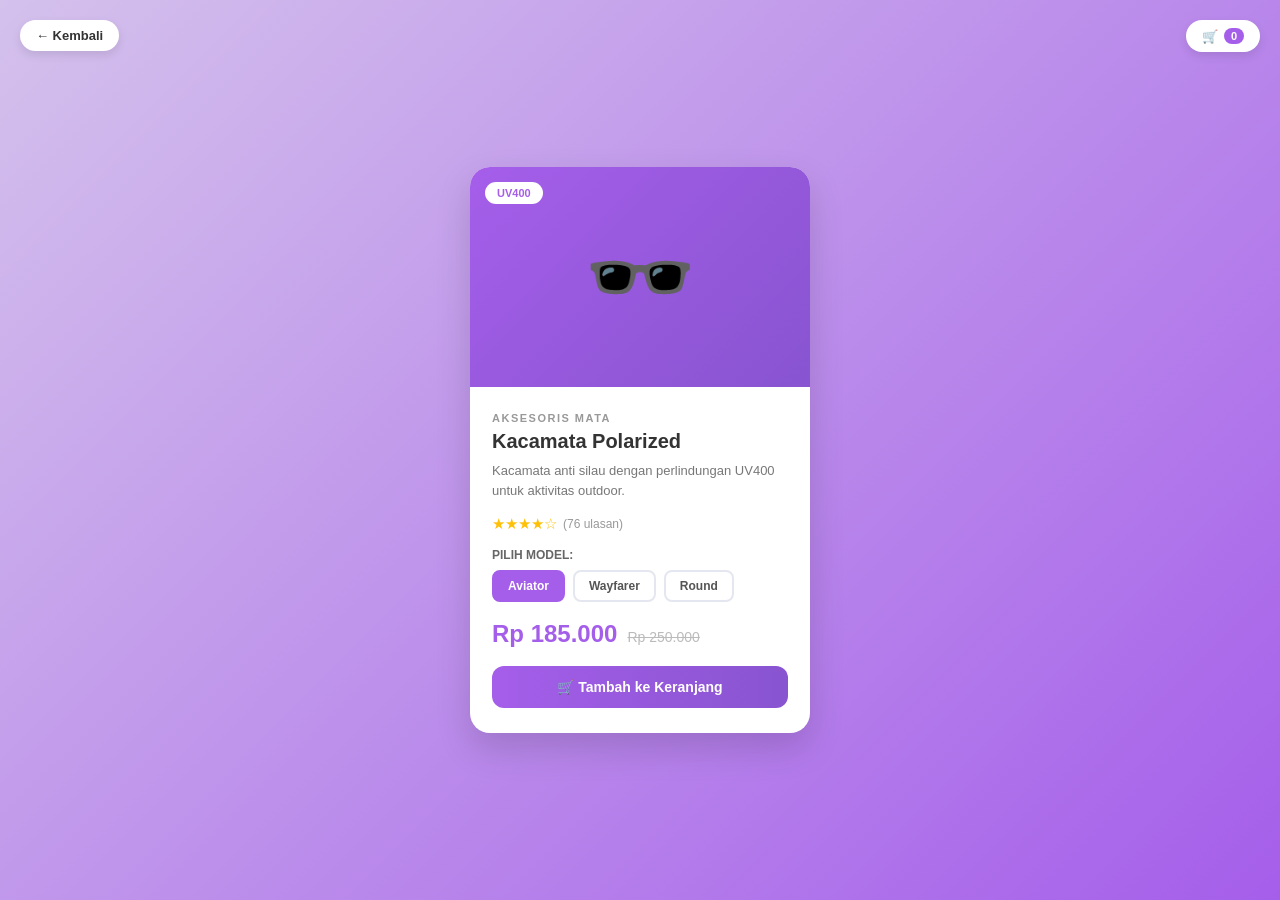
<file: produk5.html>
<!DOCTYPE html>
<html lang="id">
<head>
  <meta charset="UTF-8">
  <meta name="viewport" content="width=device-width, initial-scale=1.0">
  <title>Kacamata Polarized - Mini Shop</title>
  <style>
    * { margin: 0; padding: 0; box-sizing: border-box; font-family: 'Segoe UI', Tahoma, sans-serif; }
    body {
      min-height: 100vh; display: flex; justify-content: center; align-items: center;
      background: linear-gradient(135deg, #d4c1ec 0%, #a55eea 100%); padding: 30px 20px;
    }
    .back, .cart-btn {
      position: fixed; top: 20px; background: #fff; color: #333;
      text-decoration: none; padding: 8px 16px; border-radius: 20px;
      font-size: 13px; font-weight: 600;
      box-shadow: 0 4px 10px rgba(0,0,0,0.1); z-index: 5;
    }
    .back { left: 20px; }
    .cart-btn { right: 20px; display: flex; align-items: center; gap: 6px; font-weight: 700; }
    .cart-btn .badge-cart {
      background: #a55eea; color: #fff; font-size: 11px;
      padding: 2px 7px; border-radius: 10px; min-width: 18px; text-align: center;
    }
    .product-card {
      background: #fff; width: 100%; max-width: 340px;
      border-radius: 20px; overflow: hidden;
      box-shadow: 0 15px 35px rgba(0,0,0,0.15);
    }
    .product-image {
      height: 220px; background: linear-gradient(135deg, #a55eea 0%, #8854d0 100%);
      display: flex; justify-content: center; align-items: center;
      font-size: 90px; position: relative;
    }
    .label-baru {
      position: absolute; top: 15px; left: 15px;
      background: #fff; color: #a55eea; font-size: 11px; font-weight: bold;
      padding: 5px 12px; border-radius: 20px;
    }
    .product-info { padding: 25px 22px; }
    .kategori { font-size: 11px; color: #999; text-transform: uppercase; letter-spacing: 1.5px; font-weight: 600; margin-bottom: 6px; }
    h3 { font-size: 20px; color: #333; margin-bottom: 8px; }
    .deskripsi { font-size: 13px; color: #777; line-height: 1.5; margin-bottom: 15px; }
    .rating { display: flex; align-items: center; gap: 6px; margin-bottom: 15px; }
    .rating .bintang { color: #ffc107; font-size: 15px; }
    .rating .jumlah { color: #999; font-size: 12px; }
    .varian-group { margin-bottom: 18px; }
    .varian-label { font-size: 12px; color: #666; font-weight: 700; text-transform: uppercase; margin-bottom: 8px; }
    .opsi-group { display: flex; flex-wrap: wrap; gap: 8px; }
    .opsi-btn {
      padding: 7px 14px; border: 2px solid #e5e7f0; background: #fff;
      border-radius: 8px; font-size: 12px; font-weight: 600; color: #555;
      cursor: pointer;
    }
    .opsi-btn.active { border-color: #a55eea; background: #a55eea; color: #fff; }
    .harga { display: flex; align-items: baseline; gap: 10px; margin-bottom: 18px; }
    .harga-baru { font-size: 24px; font-weight: 800; color: #a55eea; }
    .harga-lama { font-size: 14px; color: #bbb; text-decoration: line-through; }
    .btn-beli {
      width: 100%; padding: 13px;
      background: linear-gradient(90deg, #a55eea, #8854d0);
      color: #fff; border: none; border-radius: 12px;
      font-size: 14px; font-weight: bold; cursor: pointer;
    }
    .notif {
      position: fixed; top: 20px; left: 50%;
      transform: translateX(-50%) translateY(-100px);
      background: #fff; padding: 14px 24px; border-radius: 12px;
      box-shadow: 0 10px 25px rgba(0,0,0,0.15);
      font-size: 14px; font-weight: 600; color: #a55eea;
      opacity: 0; transition: all 0.4s ease; z-index: 999;
      border-left: 5px solid #a55eea; min-width: 240px; text-align: center;
    }
    .notif.show { opacity: 1; transform: translateX(-50%) translateY(0); }
  </style>
</head>
<body>
  <a href="menu.html" class="back">← Kembali</a>
  <a href="keranjang.html" class="cart-btn">🛒 <span class="badge-cart" id="cartCount">0</span></a>
  <div class="notif" id="notif">✅ Ditambahkan!</div>

  <div class="product-card">
    <div class="product-image">
      <span class="label-baru">UV400</span>🕶️
    </div>
    <div class="product-info">
      <div class="kategori">Aksesoris Mata</div>
      <h3>Kacamata Polarized</h3>
      <p class="deskripsi">Kacamata anti silau dengan perlindungan UV400 untuk aktivitas outdoor.</p>
      <div class="rating">
        <span class="bintang">★★★★☆</span><span class="jumlah">(76 ulasan)</span>
      </div>

      <div class="varian-group">
        <div class="varian-label">Pilih Model:</div>
        <div class="opsi-group" id="ukuranGroup">
          <button class="opsi-btn active" data-ukuran="Aviator">Aviator</button>
          <button class="opsi-btn" data-ukuran="Wayfarer">Wayfarer</button>
          <button class="opsi-btn" data-ukuran="Round">Round</button>
        </div>
      </div>

      <div class="harga">
        <span class="harga-baru">Rp 185.000</span>
        <span class="harga-lama">Rp 250.000</span>
      </div>
      <button class="btn-beli" id="btnBeli">🛒 Tambah ke Keranjang</button>
    </div>
  </div>

  <script>
    const PRODUK = { id: 5, nama: "Kacamata Polarized", harga: 185000, emoji: "🕶️", tema: "t-purple" };
    let ukuranDipilih = "Aviator";
    const notif = document.getElementById("notif");

    function tampilNotif(msg) {
      notif.textContent = msg;
      notif.classList.add("show");
      setTimeout(() => notif.classList.remove("show"), 2500);
    }
    function updateCartBadge() {
      const cart = JSON.parse(localStorage.getItem("cart") || "[]");
      document.getElementById("cartCount").textContent = cart.reduce((s, i) => s + i.qty, 0);
    }

    document.querySelectorAll("#ukuranGroup .opsi-btn").forEach(btn => {
      btn.addEventListener("click", () => {
        document.querySelectorAll("#ukuranGroup .opsi-btn").forEach(b => b.classList.remove("active"));
        btn.classList.add("active");
        ukuranDipilih = btn.dataset.ukuran;
      });
    });

    document.getElementById("btnBeli").addEventListener("click", () => {
      let cart = JSON.parse(localStorage.getItem("cart") || "[]");
      const varianBaru = `Model ${ukuranDipilih}`;
      const idx = cart.findIndex(i => i.id === PRODUK.id && i.varian === varianBaru);
      if (idx !== -1) cart[idx].qty += 1;
      else cart.push({ ...PRODUK, varian: varianBaru, qty: 1 });
      localStorage.setItem("cart", JSON.stringify(cart));
      updateCartBadge();
      tampilNotif(`✅ ${PRODUK.nama} (${varianBaru}) ditambahkan!`);
    });

    updateCartBadge();
  </script>
</body>
</html>
</file>
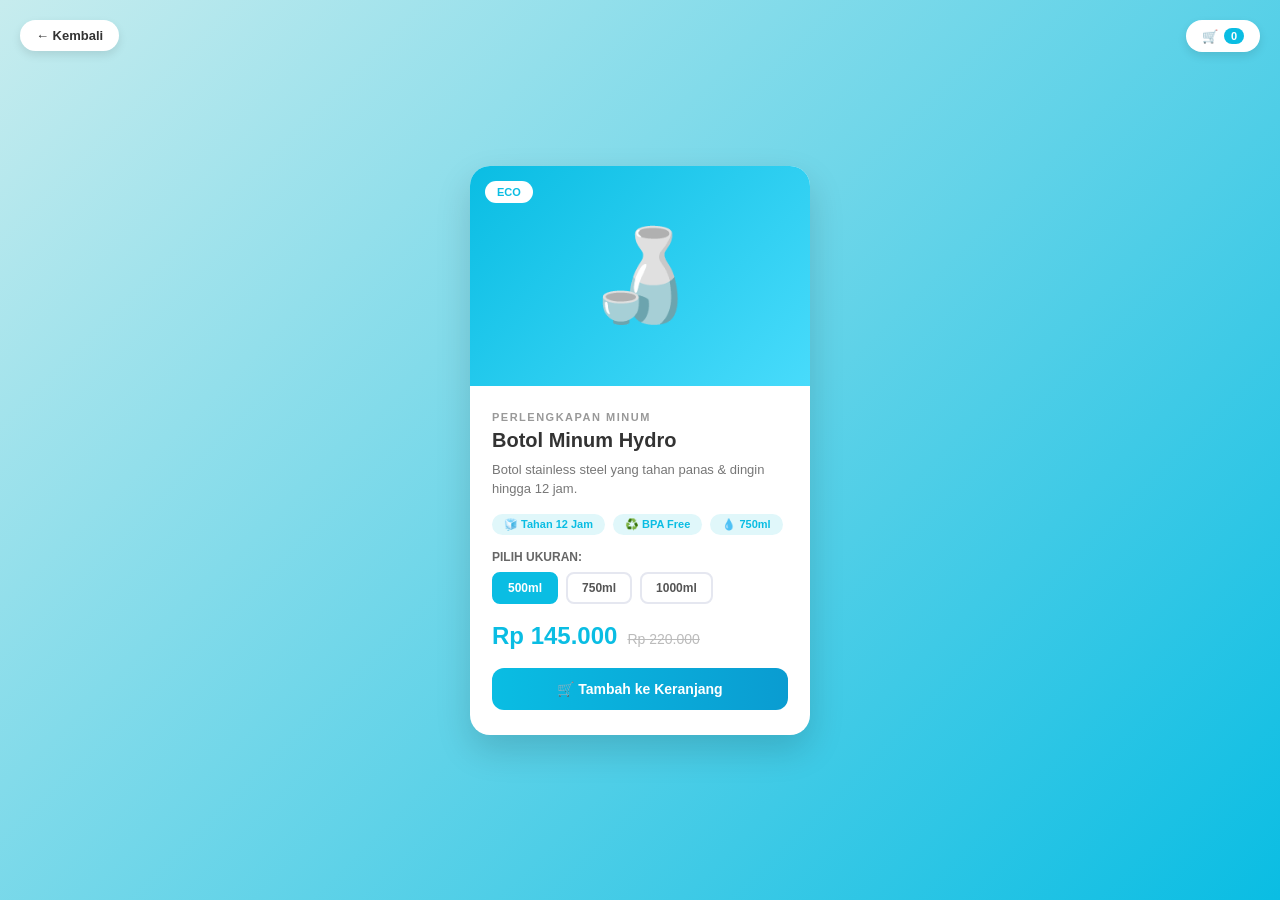
<file: produk6.html>
<!DOCTYPE html>
<html lang="id">
<head>
  <meta charset="UTF-8">
  <meta name="viewport" content="width=device-width, initial-scale=1.0">
  <title>Botol Minum Hydro - Mini Shop</title>
  <style>
    * { margin: 0; padding: 0; box-sizing: border-box; font-family: 'Segoe UI', Tahoma, sans-serif; }
    body {
      min-height: 100vh; display: flex; justify-content: center; align-items: center;
      background: linear-gradient(135deg, #c7ecee 0%, #0abde3 100%); padding: 30px 20px;
    }
    .back, .cart-btn {
      position: fixed; top: 20px; background: #fff; color: #333;
      text-decoration: none; padding: 8px 16px; border-radius: 20px;
      font-size: 13px; font-weight: 600;
      box-shadow: 0 4px 10px rgba(0,0,0,0.1); z-index: 5;
    }
    .back { left: 20px; }
    .cart-btn { right: 20px; display: flex; align-items: center; gap: 6px; font-weight: 700; }
    .cart-btn .badge-cart {
      background: #0abde3; color: #fff; font-size: 11px;
      padding: 2px 7px; border-radius: 10px; min-width: 18px; text-align: center;
    }
    .product-card {
      background: #fff; width: 100%; max-width: 340px;
      border-radius: 20px; overflow: hidden;
      box-shadow: 0 15px 35px rgba(0,0,0,0.15);
    }
    .product-image {
      height: 220px; background: linear-gradient(135deg, #0abde3 0%, #48dbfb 100%);
      display: flex; justify-content: center; align-items: center;
      font-size: 90px; position: relative;
    }
    .label-eco {
      position: absolute; top: 15px; left: 15px;
      background: #fff; color: #0abde3; font-size: 11px; font-weight: bold;
      padding: 5px 12px; border-radius: 20px;
    }
    .product-info { padding: 25px 22px; }
    .kategori { font-size: 11px; color: #999; text-transform: uppercase; letter-spacing: 1.5px; font-weight: 600; margin-bottom: 6px; }
    h3 { font-size: 20px; color: #333; margin-bottom: 8px; }
    .deskripsi { font-size: 13px; color: #777; line-height: 1.5; margin-bottom: 15px; }
    .fitur { display: flex; gap: 8px; flex-wrap: wrap; margin-bottom: 15px; }
    .fitur span { background: #e0f7fa; color: #0abde3; padding: 4px 12px; border-radius: 20px; font-size: 11px; font-weight: 600; }
    .varian-group { margin-bottom: 18px; }
    .varian-label { font-size: 12px; color: #666; font-weight: 700; text-transform: uppercase; margin-bottom: 8px; }
    .opsi-group { display: flex; flex-wrap: wrap; gap: 8px; }
    .opsi-btn {
      padding: 7px 14px; border: 2px solid #e5e7f0; background: #fff;
      border-radius: 8px; font-size: 12px; font-weight: 600; color: #555;
      cursor: pointer;
    }
    .opsi-btn.active { border-color: #0abde3; background: #0abde3; color: #fff; }
    .harga { display: flex; align-items: baseline; gap: 10px; margin-bottom: 18px; }
    .harga-baru { font-size: 24px; font-weight: 800; color: #0abde3; }
    .harga-lama { font-size: 14px; color: #bbb; text-decoration: line-through; }
    .btn-beli {
      width: 100%; padding: 13px;
      background: linear-gradient(90deg, #0abde3, #0a9cd1);
      color: #fff; border: none; border-radius: 12px;
      font-size: 14px; font-weight: bold; cursor: pointer;
    }
    .notif {
      position: fixed; top: 20px; left: 50%;
      transform: translateX(-50%) translateY(-100px);
      background: #fff; padding: 14px 24px; border-radius: 12px;
      box-shadow: 0 10px 25px rgba(0,0,0,0.15);
      font-size: 14px; font-weight: 600; color: #0abde3;
      opacity: 0; transition: all 0.4s ease; z-index: 999;
      border-left: 5px solid #0abde3; min-width: 240px; text-align: center;
    }
    .notif.show { opacity: 1; transform: translateX(-50%) translateY(0); }
  </style>
</head>
<body>
  <a href="menu.html" class="back">← Kembali</a>
  <a href="keranjang.html" class="cart-btn">🛒 <span class="badge-cart" id="cartCount">0</span></a>
  <div class="notif" id="notif">✅ Ditambahkan!</div>

  <div class="product-card">
    <div class="product-image">
      <span class="label-eco">ECO</span>🍶
    </div>
    <div class="product-info">
      <div class="kategori">Perlengkapan Minum</div>
      <h3>Botol Minum Hydro</h3>
      <p class="deskripsi">Botol stainless steel yang tahan panas & dingin hingga 12 jam.</p>
      <div class="fitur"><span>🧊 Tahan 12 Jam</span><span>♻️ BPA Free</span><span>💧 750ml</span></div>

      <div class="varian-group">
        <div class="varian-label">Pilih Ukuran:</div>
        <div class="opsi-group" id="ukuranGroup">
          <button class="opsi-btn active" data-ukuran="500ml">500ml</button>
          <button class="opsi-btn" data-ukuran="750ml">750ml</button>
          <button class="opsi-btn" data-ukuran="1000ml">1000ml</button>
        </div>
      </div>

      <div class="harga">
        <span class="harga-baru">Rp 145.000</span>
        <span class="harga-lama">Rp 220.000</span>
      </div>
      <button class="btn-beli" id="btnBeli">🛒 Tambah ke Keranjang</button>
    </div>
  </div>

  <script>
    const PRODUK = { id: 6, nama: "Botol Minum Hydro", harga: 145000, emoji: "🍶", tema: "t-cyan" };
    let ukuranDipilih = "500ml";
    const notif = document.getElementById("notif");

    function tampilNotif(msg) {
      notif.textContent = msg;
      notif.classList.add("show");
      setTimeout(() => notif.classList.remove("show"), 2500);
    }
    function updateCartBadge() {
      const cart = JSON.parse(localStorage.getItem("cart") || "[]");
      document.getElementById("cartCount").textContent = cart.reduce((s, i) => s + i.qty, 0);
    }

    document.querySelectorAll("#ukuranGroup .opsi-btn").forEach(btn => {
      btn.addEventListener("click", () => {
        document.querySelectorAll("#ukuranGroup .opsi-btn").forEach(b => b.classList.remove("active"));
        btn.classList.add("active");
        ukuranDipilih = btn.dataset.ukuran;
      });
    });

    document.getElementById("btnBeli").addEventListener("click", () => {
      let cart = JSON.parse(localStorage.getItem("cart") || "[]");
      const varianBaru = `Ukuran ${ukuranDipilih}`;
      const idx = cart.findIndex(i => i.id === PRODUK.id && i.varian === varianBaru);
      if (idx !== -1) cart[idx].qty += 1;
      else cart.push({ ...PRODUK, varian: varianBaru, qty: 1 });
      localStorage.setItem("cart", JSON.stringify(cart));
      updateCartBadge();
      tampilNotif(`✅ ${PRODUK.nama} (${varianBaru}) ditambahkan!`);
    });

    updateCartBadge();
  </script>
</body>
</html>
</file>
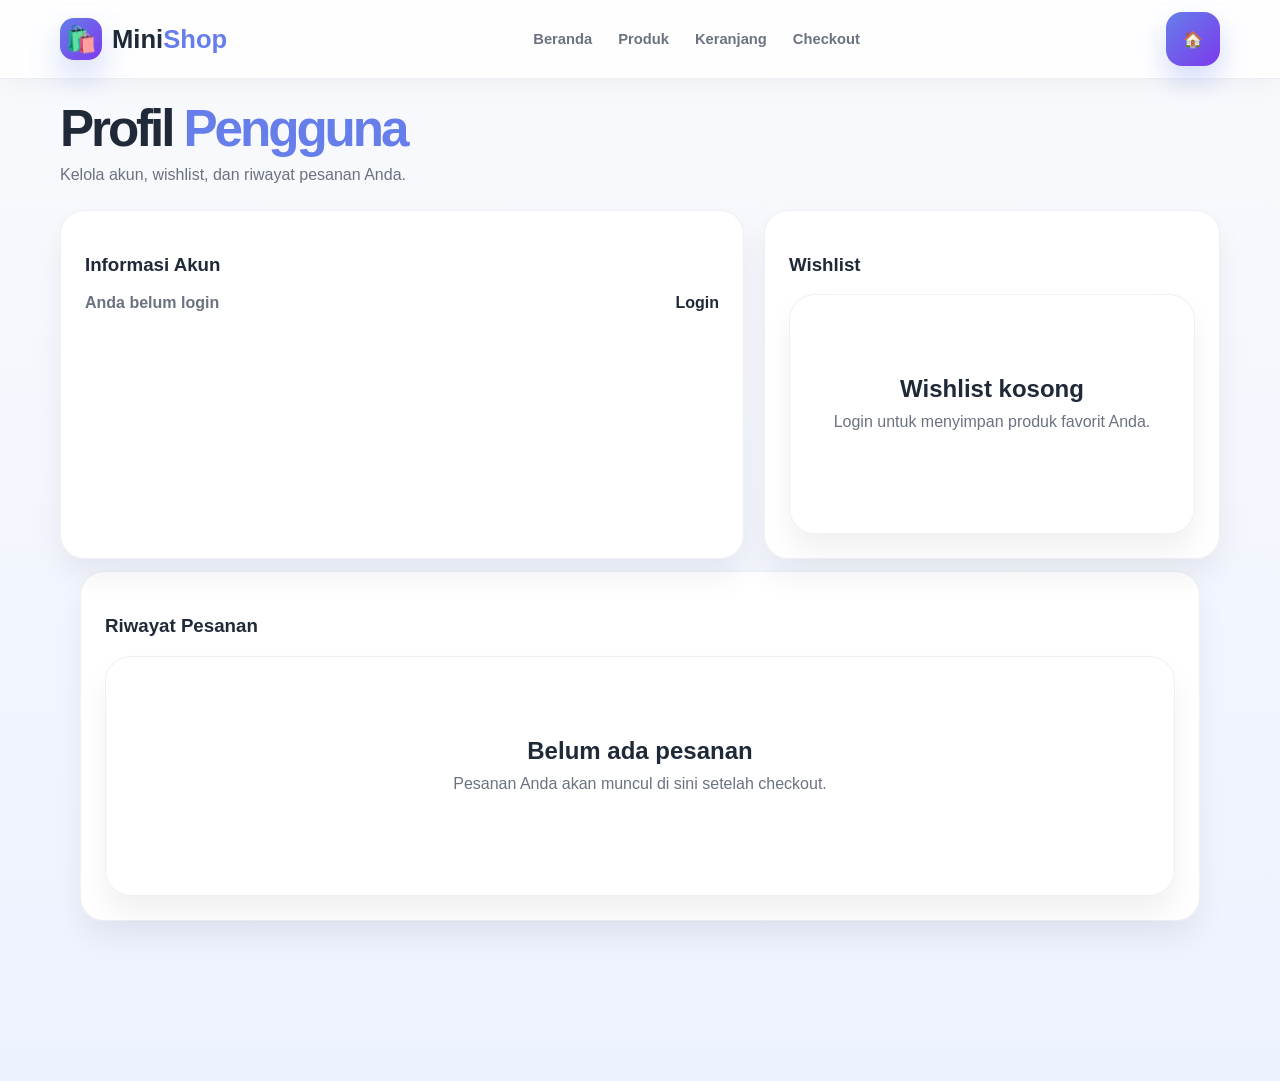
<file: profile.html>
<!DOCTYPE html>
<html lang="id">
<head>
  <meta charset="UTF-8" />
  <meta name="viewport" content="width=device-width, initial-scale=1.0" />
  <title>Profil & Riwayat | MiniShop</title>
  <link rel="stylesheet" href="style.css" />
</head>
<body data-page="profile">
  <header class="site-header">
    <div class="container nav-wrap">
      <a href="index.html" class="brand" aria-label="MiniShop home">
        <span class="brand-mark">🛍️</span>
        <span>Mini<span style="color: var(--primary);">Shop</span></span>
      </a>
      <nav class="nav-links" aria-label="Navigasi profil">
        <a href="index.html">Beranda</a>
        <a href="index.html">Produk</a>
        <a href="keranjang.html">Keranjang</a>
        <a href="checkout.html">Checkout</a>
      </nav>
      <div class="header-actions">
        <button class="icon-button" type="button" onclick="window.location.href='index.html'" aria-label="Kembali ke katalog">🏠</button>
      </div>
    </div>
  </header>

  <main class="page-header">
    <h1 class="page-title">Profil <span style="color: var(--primary);">Pengguna</span></h1>
    <p class="page-subtitle">Kelola akun, wishlist, dan riwayat pesanan Anda.</p>
  </main>

  <div class="checkout-wrap">
    <div class="checkout-layout">
      <section class="form-card">
        <h3>Informasi Akun</h3>
        <div class="summary-grid" id="profileInfo"></div>
      </section>

      <aside class="summary-card cart-summary">
        <h3>Wishlist</h3>
        <div id="wishlistList" class="checkout-list"></div>
      </aside>
    </div>

    <div class="cart-page-wrap" style="padding-top: 12px;">
      <div class="summary-card">
        <h3>Riwayat Pesanan</h3>
        <div id="orderHistory" class="checkout-list" style="margin-top: 18px;"></div>
      </div>
    </div>
  </div>

  <script src="script.js"></script>
</body>
</html>
</file>
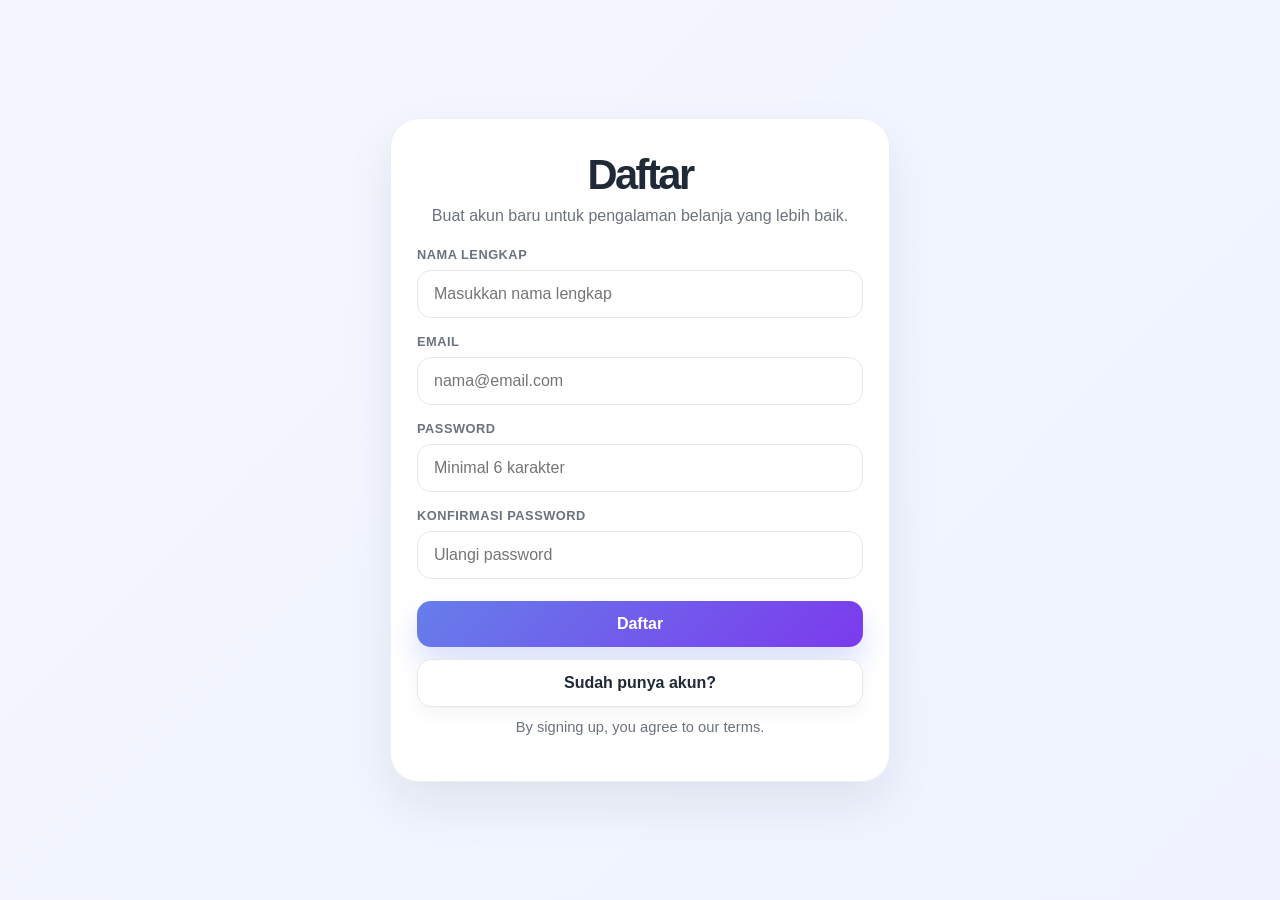
<file: register.html>
<!DOCTYPE html>
<html lang="id">
<head>
  <meta charset="UTF-8" />
  <meta name="viewport" content="width=device-width, initial-scale=1.0" />
  <title>Daftar | MiniShop</title>
  <link rel="stylesheet" href="style.css" />
  <style>
    body {
      background: linear-gradient(135deg, #f5f7ff 0%, #eef3ff 100%);
    }

    .auth-shell {
      min-height: 100vh;
      display: grid;
      place-items: center;
      padding: 30px 20px;
    }

    .auth-card {
      width: min(500px, 100%);
      background: rgba(255,255,255,0.96);
      border: 1px solid rgba(148, 163, 184, 0.18);
      border-radius: 28px;
      box-shadow: 0 22px 50px rgba(15, 23, 42, 0.08);
      padding: 32px 26px;
    }

    .auth-header {
      margin-bottom: 22px;
      text-align: center;
    }

    .auth-header h1 {
      margin: 0 0 8px;
      font-size: clamp(2rem, 4vw, 2.6rem);
      letter-spacing: -0.06em;
    }

    .auth-header p {
      margin: 0;
      color: var(--muted);
    }

    .auth-form {
      display: grid;
      gap: 16px;
    }

    .auth-field {
      display: grid;
      gap: 8px;
    }

    .auth-field label {
      font-size: 0.8rem;
      font-weight: 800;
      letter-spacing: 0.04em;
      color: var(--muted);
      text-transform: uppercase;
    }

    .auth-field input {
      width: 100%;
      border: 1px solid var(--line);
      border-radius: 14px;
      padding: 14px 16px;
      font-size: 1rem;
      outline: none;
      background: #fff;
    }

    .auth-field input:focus {
      border-color: rgba(102, 126, 234, 0.5);
      box-shadow: 0 0 0 4px rgba(102, 126, 234, 0.08);
    }

    .auth-actions {
      display: grid;
      gap: 12px;
      margin-top: 6px;
    }

    .auth-note {
      text-align: center;
      color: var(--muted);
      font-size: 0.92rem;
      margin-top: 12px;
    }

    .auth-note a {
      color: var(--primary);
      font-weight: 800;
      text-decoration: none;
    }
  </style>
</head>
<body data-page="register">
  <div class="auth-shell">
    <div class="auth-card">
      <div class="auth-header">
        <h1>Daftar</h1>
        <p>Buat akun baru untuk pengalaman belanja yang lebih baik.</p>
      </div>

      <form id="registerForm" class="auth-form">
        <div class="auth-field">
          <label for="fullName">Nama Lengkap</label>
          <input id="fullName" type="text" placeholder="Masukkan nama lengkap" required />
        </div>

        <div class="auth-field">
          <label for="email">Email</label>
          <input id="email" type="email" placeholder="nama@email.com" required />
        </div>

        <div class="auth-field">
          <label for="password">Password</label>
          <input id="password" type="password" placeholder="Minimal 6 karakter" required />
        </div>

        <div class="auth-field">
          <label for="confirmPassword">Konfirmasi Password</label>
          <input id="confirmPassword" type="password" placeholder="Ulangi password" required />
        </div>

        <div class="auth-actions">
          <button type="submit" class="primary-btn">Daftar</button>
          <a href="login.html" class="secondary-btn" style="display:inline-block; text-align:center;">Sudah punya akun?</a>
        </div>
      </form>

      <p class="auth-note">By signing up, you agree to our terms.</p>
    </div>
  </div>

  <div class="toaster" id="toast"></div>
  <script src="script.js"></script>
</body>
</html>
</file>
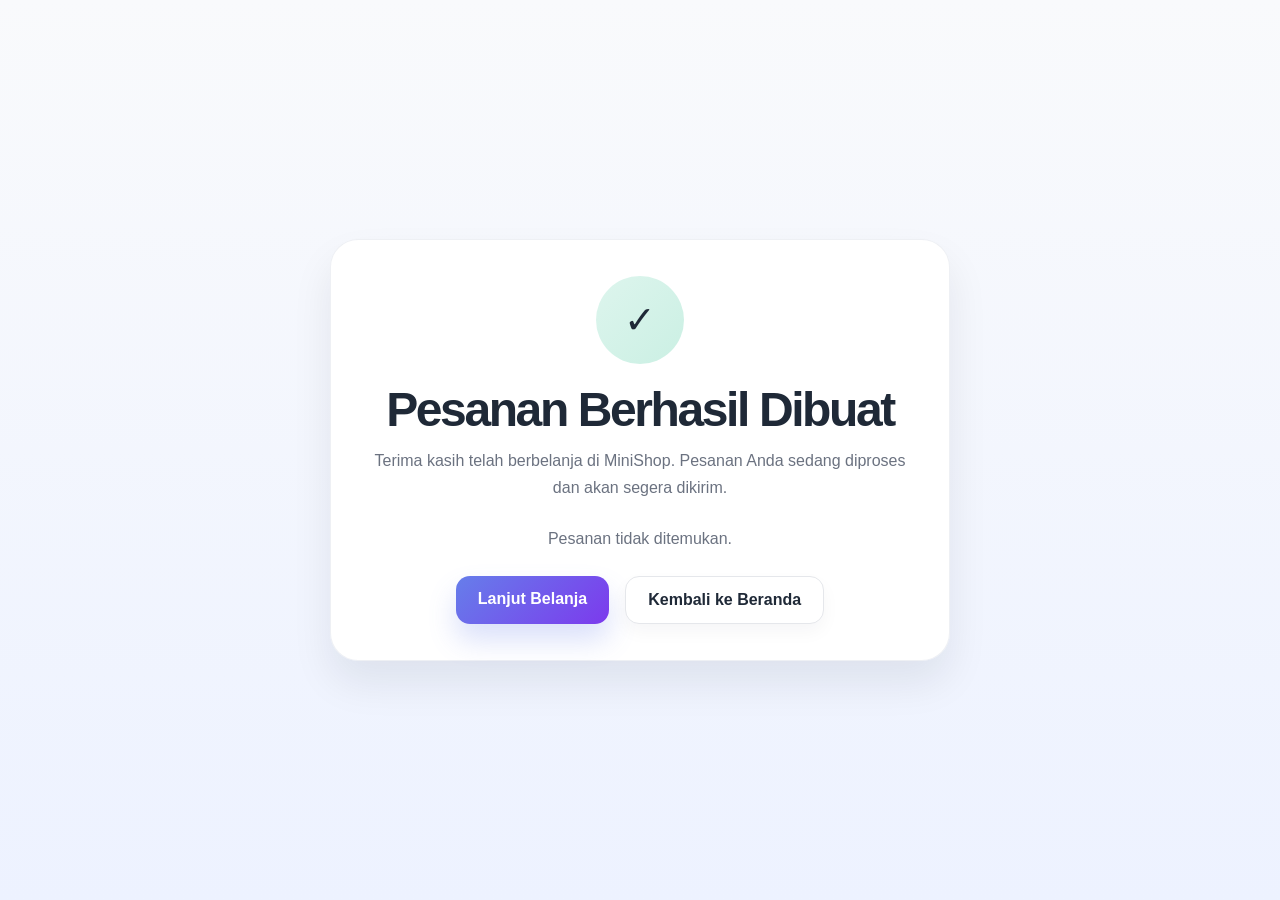
<file: sukses.html>
<!DOCTYPE html>
<html lang="id">
<head>
  <meta charset="UTF-8">
  <meta name="viewport" content="width=device-width, initial-scale=1.0">
  <title>Pembayaran Berhasil | MiniShop</title>
  <link rel="stylesheet" href="style.css" />
</head>
<body data-page="success">
  <div class="success-shell">
    <div class="success-box">
      <div class="success-icon">✓</div>
      <h1>Pesanan Berhasil Dibuat</h1>
      <p>Terima kasih telah berbelanja di MiniShop. Pesanan Anda sedang diproses dan akan segera dikirim.</p>

      <div id="successSummary"></div>

      <div class="hero-actions" style="justify-content: center;">
        <a href="index.html" class="primary-btn">Lanjut Belanja</a>
        <a href="index.html" class="secondary-btn">Kembali ke Beranda</a>
      </div>
    </div>
  </div>

  <script src="script.js"></script>
</body>
</html>
</file>
<file: style.css>
:root {
  --bg: #f9fafc;
  --surface: #ffffff;
  --surface-soft: #f3f4f8;
  --text: #1f2937;
  --muted: #6b7280;
  --line: #e5e7eb;
  --primary: #667eea;
  --primary-dark: #4d5fd4;
  --success: #10b981;
  --danger: #ef4444;
  --shadow: 0 18px 45px rgba(15, 23, 42, 0.08);
  --radius: 22px;
}

* {
  box-sizing: border-box;
}

html {
  scroll-behavior: smooth;
}

body {
  margin: 0;
  font-family: 'Segoe UI', Tahoma, Geneva, Verdana, sans-serif;
  background: linear-gradient(180deg, var(--bg) 0%, #edf2ff 100%);
  color: var(--text);
}

a {
  color: inherit;
  text-decoration: none;
}

button, input, select {
  font: inherit;
}

img {
  display: block;
  max-width: 100%;
}

.container {
  max-width: 1200px;
  margin: 0 auto;
  padding: 0 20px;
}

.site-header {
  position: sticky;
  top: 0;
  z-index: 10;
  backdrop-filter: blur(14px);
  background: rgba(255, 255, 255, 0.82);
  border-bottom: 1px solid rgba(148, 163, 184, 0.18);
  box-shadow: 0 8px 24px rgba(15, 23, 42, 0.04);
}

.nav-wrap {
  display: flex;
  align-items: center;
  justify-content: space-between;
  gap: 18px;
  min-height: 78px;
}

.brand {
  display: inline-flex;
  align-items: center;
  gap: 10px;
  font-size: 1.6rem;
  font-weight: 800;
  color: var(--text);
}

.brand-mark {
  width: 42px;
  height: 42px;
  border-radius: 14px;
  background: linear-gradient(135deg, var(--primary), #7c3aed);
  display: inline-flex;
  align-items: center;
  justify-content: center;
  color: #fff;
  box-shadow: 0 16px 32px rgba(102, 126, 234, 0.28);
}

.nav-links {
  display: flex;
  align-items: center;
  gap: 26px;
}

.nav-links a {
  color: var(--muted);
  font-size: 0.92rem;
  font-weight: 700;
  transition: color 0.2s ease;
}

.nav-links a:hover,
.nav-links a.active {
  color: var(--primary);
}

.header-actions {
  display: flex;
  align-items: center;
  gap: 12px;
}

.search-box {
  width: min(320px, 42vw);
  display: flex;
  align-items: center;
  gap: 10px;
  background: rgba(243, 244, 248, 0.96);
  border: 1px solid var(--line);
  padding: 10px 14px;
  border-radius: 999px;
  color: var(--muted);
}

.search-box input {
  border: 0;
  background: transparent;
  outline: none;
  width: 100%;
  color: var(--text);
}

.icon-button {
  position: relative;
  border: 0;
  background: linear-gradient(135deg, var(--primary), #7c3aed);
  color: #fff;
  width: 54px;
  height: 54px;
  border-radius: 16px;
  cursor: pointer;
  box-shadow: 0 14px 28px rgba(102, 126, 234, 0.28);
  transition: transform 0.2s ease, box-shadow 0.2s ease;
}

.icon-button:hover {
  transform: translateY(-2px);
  box-shadow: 0 18px 32px rgba(102, 126, 234, 0.35);
}

.cart-badge {
  position: absolute;
  top: -8px;
  right: -8px;
  min-width: 22px;
  height: 22px;
  padding: 0 6px;
  border-radius: 999px;
  background: #ff5b66;
  color: #fff;
  font-size: 0.72rem;
  font-weight: 800;
  display: inline-flex;
  align-items: center;
  justify-content: center;
  border: 2px solid rgba(255, 255, 255, 0.8);
}

.page-shell {
  padding-bottom: 60px;
}

.hero {
  max-width: 1200px;
  margin: 30px auto 0;
  padding: 28px 20px 0;
  display: grid;
  grid-template-columns: 1.2fr 0.8fr;
  gap: 22px;
}

.hero-card,
.hero-visual {
  background: rgba(255, 255, 255, 0.92);
  border: 1px solid rgba(148, 163, 184, 0.12);
  border-radius: 30px;
  box-shadow: var(--shadow);
}

.hero-card {
  padding: 42px 34px;
  position: relative;
  overflow: hidden;
}

.hero-card::before {
  content: "";
  position: absolute;
  inset: auto -80px -80px auto;
  width: 220px;
  height: 220px;
  border-radius: 50%;
  background: radial-gradient(circle, rgba(102, 126, 234, 0.14), transparent 70%);
}

.eyebrow {
  display: inline-flex;
  align-items: center;
  gap: 8px;
  background: rgba(102, 126, 234, 0.08);
  color: var(--primary-dark);
  font-weight: 700;
  font-size: 0.8rem;
  padding: 8px 12px;
  border-radius: 999px;
  border: 1px solid rgba(102, 126, 234, 0.12);
}

.hero h1 {
  margin: 18px 0 16px;
  font-size: clamp(2.4rem, 4vw, 4.3rem);
  line-height: 1.08;
  letter-spacing: -0.06em;
}

.hero h1 span {
  background: linear-gradient(135deg, var(--primary), #8b5cf6);
  -webkit-background-clip: text;
  background-clip: text;
  color: transparent;
}

.hero p {
  margin: 0 0 24px;
  max-width: 560px;
  line-height: 1.7;
  color: var(--muted);
  font-size: 1.02rem;
}

.hero-actions {
  display: flex;
  flex-wrap: wrap;
  gap: 16px;
}

.primary-btn,
.secondary-btn,
.submit-btn,
.checkout-btn,
.page-btn {
  border: none;
  border-radius: 14px;
  padding: 14px 22px;
  font-weight: 800;
  cursor: pointer;
  transition: transform 0.2s ease, box-shadow 0.2s ease;
}

.primary-btn,
.submit-btn,
.checkout-btn,
.page-btn {
  background: linear-gradient(135deg, var(--primary), #7c3aed);
  color: #fff;
  box-shadow: 0 16px 28px rgba(102, 126, 234, 0.24);
}

.secondary-btn {
  background: #fff;
  color: var(--text);
  border: 1px solid var(--line);
  box-shadow: 0 8px 18px rgba(15, 23, 42, 0.04);
}

.primary-btn:hover,
.secondary-btn:hover,
.submit-btn:hover,
.checkout-btn:hover,
.page-btn:hover {
  transform: translateY(-2px);
}

.hero-metrics {
  display: flex;
  gap: 18px;
  flex-wrap: wrap;
  margin-top: 26px;
}

.metric {
  min-width: 143px;
  background: var(--surface-soft);
  border: 1px solid rgba(148, 163, 184, 0.15);
  border-radius: 18px;
  padding: 14px 16px;
}

.metric strong {
  display: block;
  font-size: 1.35rem;
  color: var(--text);
}

.metric span {
  font-size: 0.78rem;
  color: var(--muted);
}

.hero-visual {
  position: relative;
  padding: 22px;
  display: flex;
  align-items: center;
  justify-content: center;
  min-height: 360px;
  overflow: hidden;
  background: linear-gradient(135deg, rgba(102, 126, 234, 0.12), rgba(124, 58, 237, 0.08));
}

.product-showcase {
  position: relative;
  width: 100%;
  height: 100%;
  min-height: 300px;
  border-radius: 28px;
  background: linear-gradient(135deg, #eef2ff, #e0f2fe);
  display: grid;
  place-items: center;
  overflow: hidden;
}

.float-card {
  position: absolute;
  display: flex;
  align-items: center;
  gap: 10px;
  background: rgba(255, 255, 255, 0.9);
  border: 1px solid rgba(148, 163, 184, 0.12);
  border-radius: 18px;
  padding: 12px 16px;
  box-shadow: 0 8px 24px rgba(15, 23, 42, 0.08);
  animation: float 4s ease-in-out infinite;
}

.float-card.top {
  top: 28px;
  right: 24px;
}

.float-card.bottom {
  bottom: 28px;
  left: 22px;
  animation-delay: 0.6s;
}

.float-card .emoji {
  width: 42px;
  height: 42px;
  border-radius: 12px;
  background: linear-gradient(135deg, #ffd7a8, #ffb7a6);
  display: inline-flex;
  align-items: center;
  justify-content: center;
  font-size: 1.4rem;
}

.feature-badge {
  font-size: 0.76rem;
  color: var(--muted);
  font-weight: 700;
}

.feature-badge strong {
  display: block;
  font-size: 1rem;
  color: var(--text);
}

.sale-visual {
  font-size: clamp(6rem, 12vw, 12rem);
  filter: drop-shadow(0 18px 30px rgba(102, 126, 234, 0.18));
  transform: translateY(-12px);
  animation: float 5s ease-in-out infinite;
}

@keyframes float {
  0%, 100% { transform: translateY(0); }
  50% { transform: translateY(-10px); }
}

.catalog-section {
  padding-top: 54px;
}

.section-head {
  display: flex;
  justify-content: space-between;
  align-items: center;
  gap: 18px;
  margin-bottom: 22px;
  flex-wrap: wrap;
}

.section-head h2 {
  font-size: clamp(2rem, 2vw, 2.6rem);
  margin: 0;
  letter-spacing: -0.05em;
}

.pill-row {
  display: flex;
  flex-wrap: wrap;
  gap: 10px;
}

.category-pill {
  background: #fff;
  color: var(--muted);
  border: 1px solid var(--line);
  border-radius: 999px;
  padding: 10px 16px;
  font-size: 0.8rem;
  font-weight: 800;
  letter-spacing: 0.02em;
  cursor: pointer;
  transition: all 0.2s ease;
}

.category-pill.active,
.category-pill:hover {
  background: linear-gradient(135deg, var(--primary), #7c3aed);
  color: #fff;
  border-color: transparent;
  box-shadow: 0 10px 22px rgba(102, 126, 234, 0.2);
}

.product-grid {
  display: grid;
  grid-template-columns: repeat(auto-fill, minmax(250px, 1fr));
  gap: 24px;
  margin-top: 28px;
}

.product-card {
  display: flex;
  flex-direction: column;
  background: rgba(255, 255, 255, 0.96);
  border: 1px solid rgba(148, 163, 184, 0.14);
  border-radius: 24px;
  overflow: hidden;
  box-shadow: 0 18px 35px rgba(15, 23, 42, 0.06);
  transition: transform 0.22s ease, box-shadow 0.22s ease, border-color 0.22s ease;
}

.product-card:hover {
  transform: translateY(-6px);
  box-shadow: 0 25px 45px rgba(15, 23, 42, 0.09);
  border-color: rgba(102, 126, 234, 0.3);
}

.product-image-wrap {
  position: relative;
  height: 220px;
  overflow: hidden;
  background: linear-gradient(135deg, #edf2ff, #f3f4f6);
}

.product-image-wrap img {
  width: 100%;
  height: 100%;
  object-fit: cover;
}

.product-badge {
  position: absolute;
  top: 14px;
  left: 14px;
  background: rgba(255, 255, 255, 0.8);
  border: 1px solid rgba(148, 163, 184, 0.18);
  color: var(--text);
  padding: 7px 10px;
  border-radius: 999px;
  font-size: 0.7rem;
  font-weight: 800;
}

.product-content {
  display: flex;
  flex-direction: column;
  gap: 12px;
  padding: 20px 18px 18px;
}

.product-topline {
  display: flex;
  align-items: center;
  justify-content: space-between;
  gap: 14px;
}

.product-category {
  color: var(--primary);
  background: rgba(102, 126, 234, 0.08);
  border-radius: 999px;
  padding: 6px 10px;
  font-size: 0.7rem;
  font-weight: 800;
}

.product-rating {
  color: #f59e0b;
  font-weight: 700;
  font-size: 0.8rem;
}

.product-name {
  margin: 0;
  font-size: 1.18rem;
  letter-spacing: -0.04em;
}

.product-description {
  margin: 0;
  line-height: 1.6;
  color: var(--muted);
  font-size: 0.92rem;
}

.product-meta {
  display: flex;
  align-items: center;
  justify-content: space-between;
  margin-top: auto;
  gap: 12px;
}

.product-price {
  font-size: 1.35rem;
  font-weight: 900;
  letter-spacing: -0.04em;
}

.add-to-cart-btn {
  border: none;
  border-radius: 12px;
  padding: 11px 14px;
  background: linear-gradient(135deg, var(--primary), #7c3aed);
  color: #fff;
  font-weight: 800;
  cursor: pointer;
  box-shadow: 0 12px 24px rgba(102, 126, 234, 0.22);
  transition: transform 0.2s ease, box-shadow 0.2s ease;
}

.add-to-cart-btn:hover {
  transform: translateY(-2px);
  box-shadow: 0 14px 30px rgba(102, 126, 234, 0.28);
}

.cart-drawer {
  position: fixed;
  top: 0;
  right: 0;
  width: min(420px, 100%);
  height: 100vh;
  background: rgba(255, 255, 255, 0.98);
  border-left: 1px solid rgba(148, 163, 184, 0.18);
  box-shadow: -20px 0 50px rgba(15, 23, 42, 0.16);
  transform: translateX(110%);
  transition: transform 0.3s ease;
  z-index: 30;
  display: flex;
  flex-direction: column;
}

.cart-drawer.open {
  transform: translateX(0);
}

.cart-header {
  display: flex;
  align-items: center;
  justify-content: space-between;
  padding: 22px 20px 18px;
  border-bottom: 1px solid var(--line);
}

.cart-header h3 {
  margin: 0;
  font-size: 1.4rem;
}

.close-cart {
  border: 0;
  background: var(--surface-soft);
  color: var(--text);
  width: 38px;
  height: 38px;
  border-radius: 12px;
  cursor: pointer;
  font-size: 1.3rem;
}

.cart-items {
  flex: 1;
  overflow: auto;
  padding: 18px 18px 10px;
  display: flex;
  flex-direction: column;
  gap: 14px;
}

.cart-empty {
  display: grid;
  place-items: center;
  text-align: center;
  color: var(--muted);
  padding: 30px 12px;
  border: 1px dashed rgba(148, 163, 184, 0.5);
  border-radius: 18px;
  min-height: 220px;
}

.cart-item {
  display: flex;
  gap: 12px;
  align-items: center;
  background: var(--surface-soft);
  border: 1px solid var(--line);
  border-radius: 18px;
  padding: 10px 12px;
}

.cart-thumb {
  width: 74px;
  height: 74px;
  border-radius: 16px;
  overflow: hidden;
  flex-shrink: 0;
}

.cart-thumb img {
  width: 100%;
  height: 100%;
  object-fit: cover;
}

.cart-item-body {
  flex: 1;
  min-width: 0;
}

.cart-item-body h4 {
  margin: 0 0 4px;
  font-size: 0.96rem;
  letter-spacing: -0.02em;
}

.cart-item-body p {
  margin: 0;
  color: var(--muted);
  font-size: 0.8rem;
}

.cart-item-footer {
  display: flex;
  align-items: center;
  justify-content: space-between;
  gap: 10px;
  margin-top: 8px;
}

 qty-box {
  display: inline-flex;
  align-items: center;
  gap: 8px;
  background: #fff;
  border: 1px solid var(--line);
  border-radius: 10px;
  padding: 6px 8px;
}

 qty-btn {
  border: 0;
  background: rgba(102, 126, 234, 0.08);
  color: var(--primary);
  width: 26px;
  height: 26px;
  border-radius: 8px;
  cursor: pointer;
  font-weight: 800;
}

.cart-price {
  font-weight: 900;
  color: var(--text);
}

.cart-delete {
  border: 0;
  background: transparent;
  font-size: 1.1rem;
  color: var(--muted);
  cursor: pointer;
}

.cart-footer {
  padding: 18px 20px 22px;
  border-top: 1px solid var(--line);
  background: rgba(255, 255, 255, 0.9);
}

.total-row {
  display: flex;
  justify-content: space-between;
  align-items: center;
  margin-bottom: 16px;
  font-weight: 800;
}

.total-row strong {
  font-size: 1.3rem;
  color: var(--success);
}

.cart-overlay {
  position: fixed;
  inset: 0;
  background: rgba(15, 23, 42, 0.38);
  opacity: 0;
  visibility: hidden;
  transition: opacity 0.25s ease, visibility 0.25s ease;
  z-index: 20;
}

.cart-overlay.visible {
  opacity: 1;
  visibility: visible;
}

.toaster {
  position: fixed;
  left: 50%;
  top: 24px;
  transform: translate(-50%, -120%);
  background: rgba(17, 24, 39, 0.92);
  color: #fff;
  padding: 12px 18px;
  border-radius: 12px;
  box-shadow: 0 20px 36px rgba(15, 23, 42, 0.18);
  font-weight: 700;
  opacity: 0;
  transition: transform 0.25s ease, opacity 0.25s ease;
  z-index: 100;
}

.toaster.show {
  transform: translate(-50%, 0);
  opacity: 1;
}

.page-header {
  max-width: 1200px;
  margin: 20px auto 0;
  padding: 0 20px;
}

.page-title {
  margin: 0 0 8px;
  font-size: clamp(2.2rem, 5vw, 3.2rem);
  letter-spacing: -0.06em;
}

.page-subtitle {
  margin: 0 0 26px;
  color: var(--muted);
}

.cart-page-wrap,
.checkout-wrap {
  max-width: 1200px;
  margin: 0 auto;
  padding: 0 20px 80px;
}

.cart-page-list,
.checkout-list {
  display: flex;
  flex-direction: column;
  gap: 18px;
}

.cart-page-item {
  display: grid;
  grid-template-columns: 120px 1fr auto;
  gap: 18px;
  align-items: center;
  background: rgba(255, 255, 255, 0.95);
  border: 1px solid rgba(148, 163, 184, 0.16);
  border-radius: 24px;
  box-shadow: 0 18px 30px rgba(15, 23, 42, 0.06);
  padding: 18px;
}

.cart-page-item img {
  width: 120px;
  height: 120px;
  border-radius: 18px;
  object-fit: cover;
}

.page-item-info h3 {
  margin: 0 0 8px;
  font-size: 1.2rem;
}

.page-item-info p {
  margin: 0;
  color: var(--muted);
  line-height: 1.6;
}

.page-item-controls {
  display: flex;
  align-items: center;
  gap: 18px;
  justify-content: flex-end;
}

.page-item-price {
  font-size: 1.36rem;
  font-weight: 900;
  color: var(--success);
}

.summary-card,
.form-card {
  background: rgba(255, 255, 255, 0.96);
  border: 1px solid rgba(148, 163, 184, 0.16);
  border-radius: 24px;
  box-shadow: 0 18px 30px rgba(15, 23, 42, 0.06);
  padding: 24px;
}

.cart-summary {
  position: sticky;
  top: 94px;
}

.summary-grid {
  display: grid;
  gap: 12px;
  margin: 16px 0 20px;
}

.summary-row {
  display: flex;
  justify-content: space-between;
  align-items: center;
  color: var(--muted);
  font-weight: 700;
}

.summary-row strong {
  color: var(--text);
}

.summary-row.total {
  border-top: 1px dashed var(--line);
  padding-top: 14px;
  font-size: 1.1rem;
  color: var(--text);
}

.summary-row.total strong {
  color: var(--success);
  font-size: 1.35rem;
}

.checkout-layout {
  display: grid;
  grid-template-columns: 1.2fr 0.8fr;
  gap: 20px;
  margin-top: 20px;
}

.form-grid {
  display: grid;
  gap: 18px;
}

.field {
  display: grid;
  gap: 8px;
}

.field label {
  font-size: 0.82rem;
  font-weight: 800;
  color: var(--muted);
  text-transform: uppercase;
  letter-spacing: 0.05em;
}

.field input,
.field textarea,
.field select {
  width: 100%;
  border: 1px solid var(--line);
  border-radius: 14px;
  background: #fff;
  padding: 15px 16px;
  outline: none;
  font-size: 0.96rem;
  color: var(--text);
}

.field input:focus,
.field textarea:focus,
.field select:focus {
  border-color: rgba(102, 126, 234, 0.5);
  box-shadow: 0 0 0 4px rgba(102, 126, 234, 0.08);
}

.payment-list {
  display: grid;
  gap: 10px;
}

.payment-option {
  display: flex;
  align-items: center;
  gap: 12px;
  padding: 15px 16px;
  border: 1px solid var(--line);
  border-radius: 14px;
  background: #fff;
  cursor: pointer;
  transition: border-color 0.2s ease, box-shadow 0.2s ease;
}

.payment-option.active {
  border-color: rgba(102, 126, 234, 0.54);
  background: rgba(102, 126, 234, 0.04);
  box-shadow: 0 12px 26px rgba(102, 126, 234, 0.08);
}

.payment-icon {
  width: 40px;
  height: 40px;
  border-radius: 12px;
  display: inline-flex;
  align-items: center;
  justify-content: center;
  background: rgba(102, 126, 234, 0.08);
  font-size: 1.2rem;
}

.success-shell {
  min-height: 100vh;
  display: grid;
  place-items: center;
  padding: 40px 20px;
}

.success-box {
  width: min(620px, 100%);
  background: rgba(255, 255, 255, 0.96);
  border: 1px solid rgba(148, 163, 184, 0.16);
  border-radius: 28px;
  box-shadow: 0 22px 40px rgba(15, 23, 42, 0.08);
  padding: 36px 28px;
  text-align: center;
}

.success-icon {
  width: 88px;
  height: 88px;
  margin: 0 auto 18px;
  border-radius: 50%;
  display: grid;
  place-items: center;
  font-size: 2.4rem;
  background: linear-gradient(135deg, rgba(16, 185, 129, 0.14), rgba(16, 185, 129, 0.22));
}

.success-box h1 {
  margin: 0 0 10px;
  font-size: clamp(2rem, 4vw, 3rem);
  letter-spacing: -0.05em;
}

.success-box p {
  margin: 0 0 24px;
  color: var(--muted);
  line-height: 1.7;
}

.order-summary-box {
  background: var(--surface-soft);
  border: 1px solid var(--line);
  border-radius: 18px;
  padding: 18px;
  margin: 18px 0 24px;
  text-align: left;
}

.order-summary-box strong {
  display: block;
  margin-bottom: 4px;
}

.empty-state {
  padding: 80px 30px;
  background: rgba(255, 255, 255, 0.94);
  border: 1px solid rgba(148, 163, 184, 0.16);
  border-radius: 26px;
  box-shadow: 0 18px 30px rgba(15, 23, 42, 0.06);
  text-align: center;
}

.empty-state h2 {
  margin: 0 0 10px;
}

.empty-state p {
  margin: 0 0 22px;
  color: var(--muted);
}

.user-pill {
  display: inline-flex;
  align-items: center;
  gap: 10px;
  background: rgba(102, 126, 234, 0.08);
  border: 1px solid rgba(102, 126, 234, 0.1);
  border-radius: 999px;
  padding: 8px 12px;
}

.user-label {
  font-size: 0.8rem;
  color: var(--muted);
  font-weight: 700;
}

.user-label strong {
  color: var(--text);
}

@media (max-width: 900px) {
  .hero {
    grid-template-columns: 1fr;
  }

  .checkout-layout {
    grid-template-columns: 1fr;
  }

  .nav-links {
    display: none;
  }

  .search-box {
    width: min(260px, 48vw);
  }
}

@media (max-width: 680px) {
  .nav-wrap {
    flex-wrap: wrap;
    justify-content: center;
    padding: 12px 0 16px;
  }

  .header-actions {
    width: 100%;
    justify-content: center;
  }

  .search-box {
    width: 100%;
  }

  .hero-card {
    padding: 28px 20px;
  }

  .product-grid {
    grid-template-columns: 1fr;
  }

  .cart-page-item {
    grid-template-columns: 1fr;
    text-align: center;
  }

  .page-item-controls {
    justify-content: center;
    flex-wrap: wrap;
  }
}
</file>
